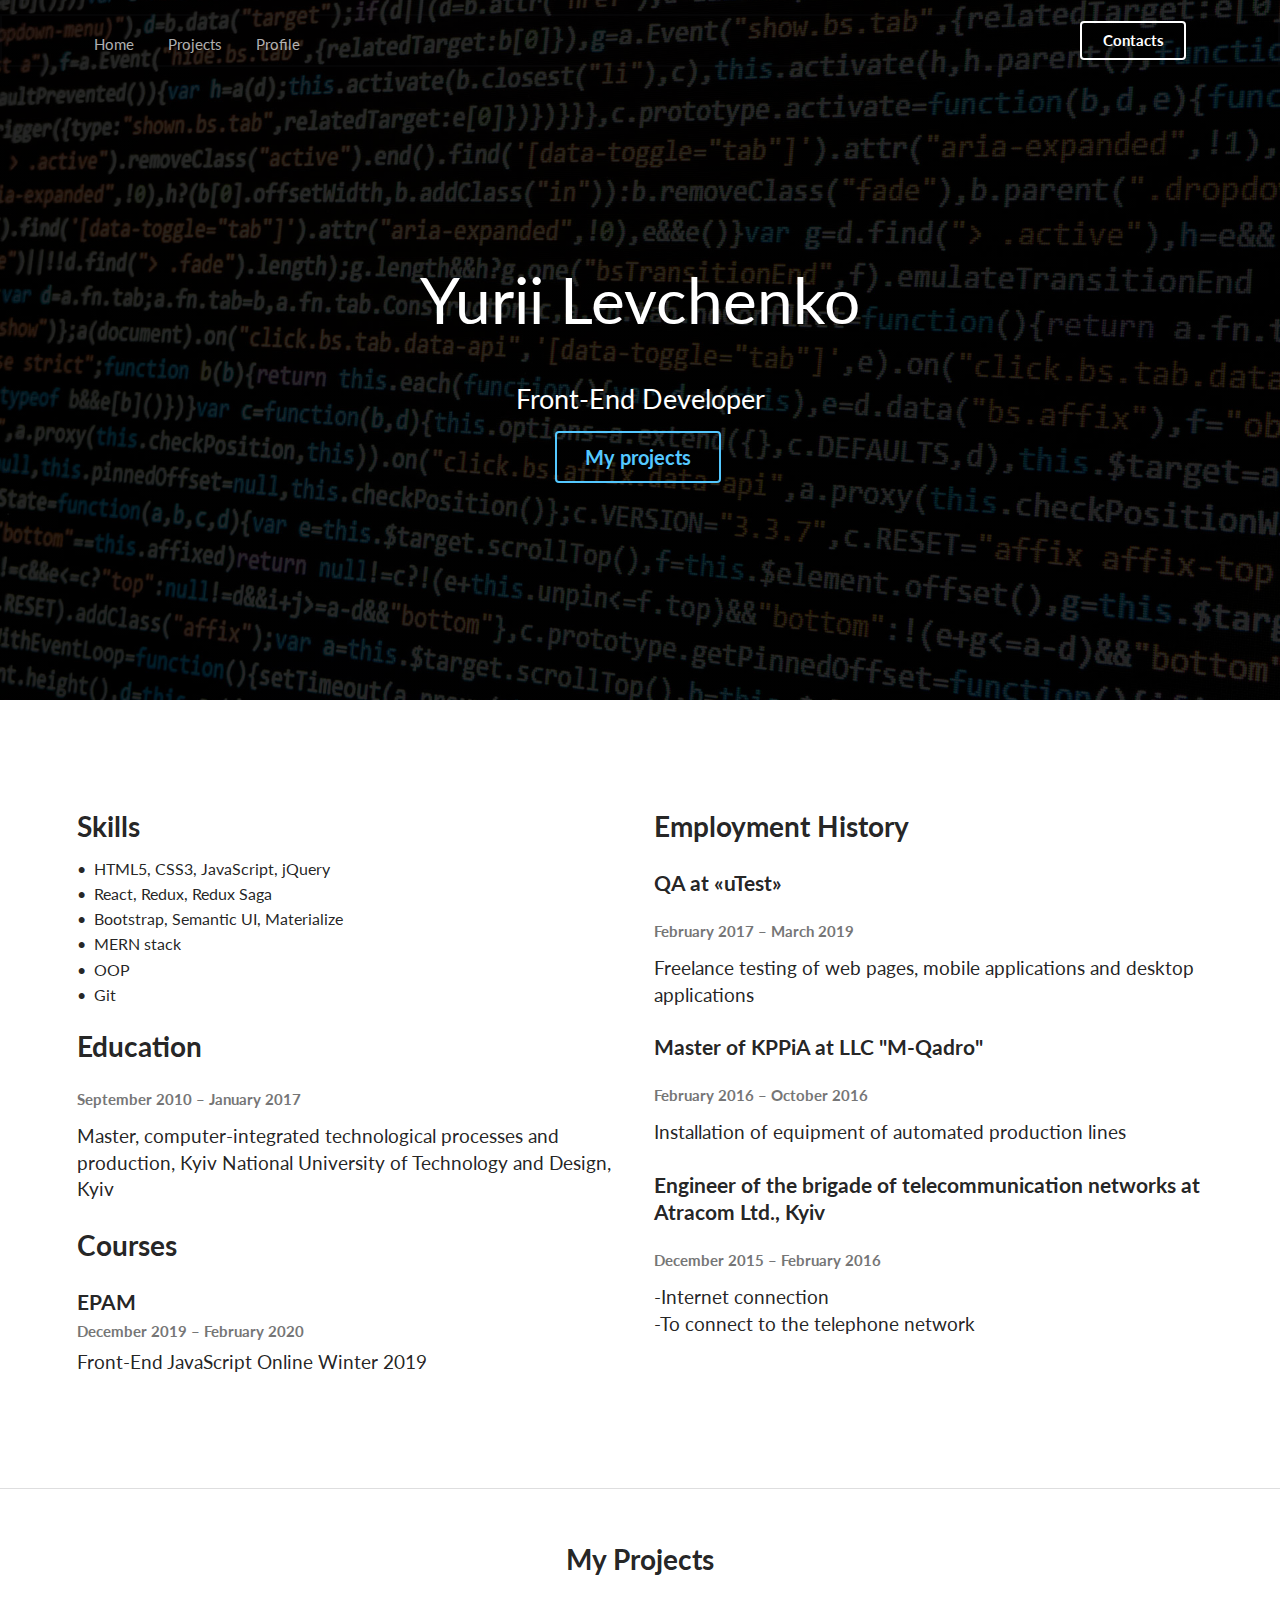
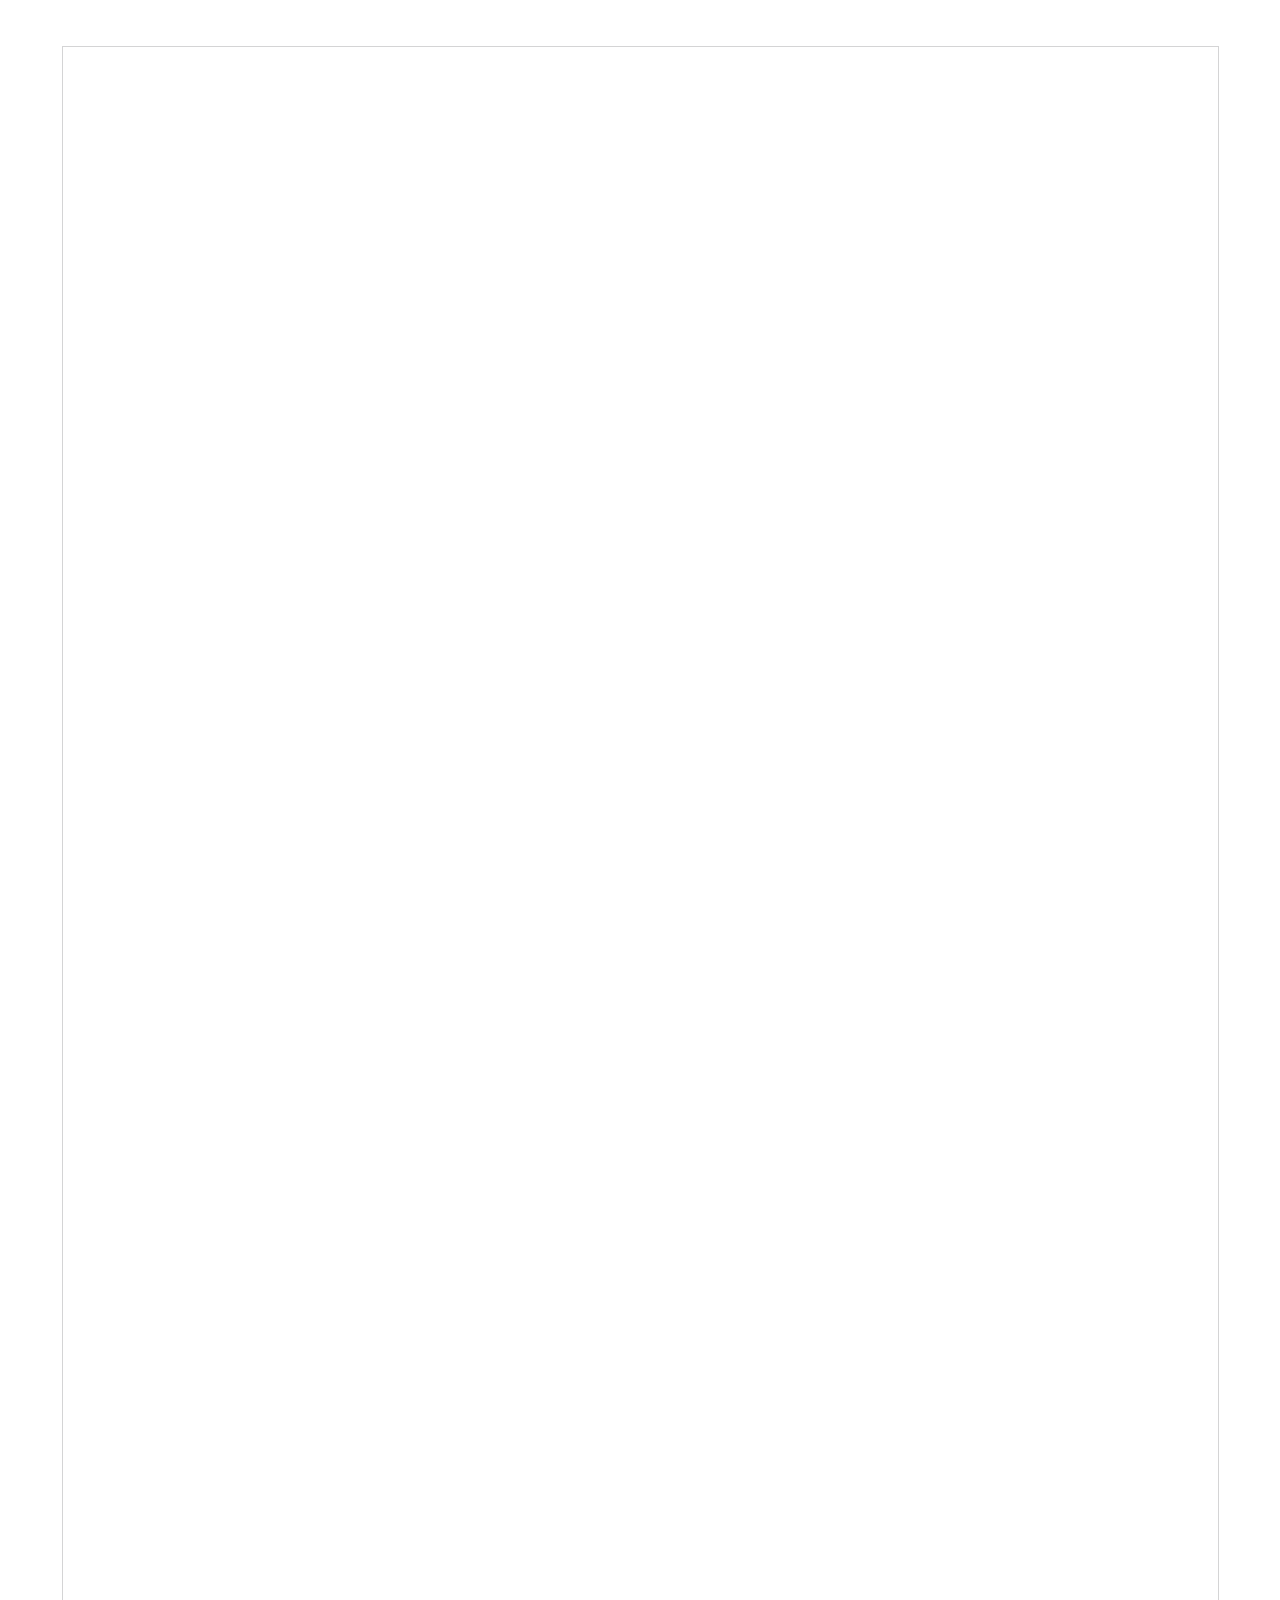
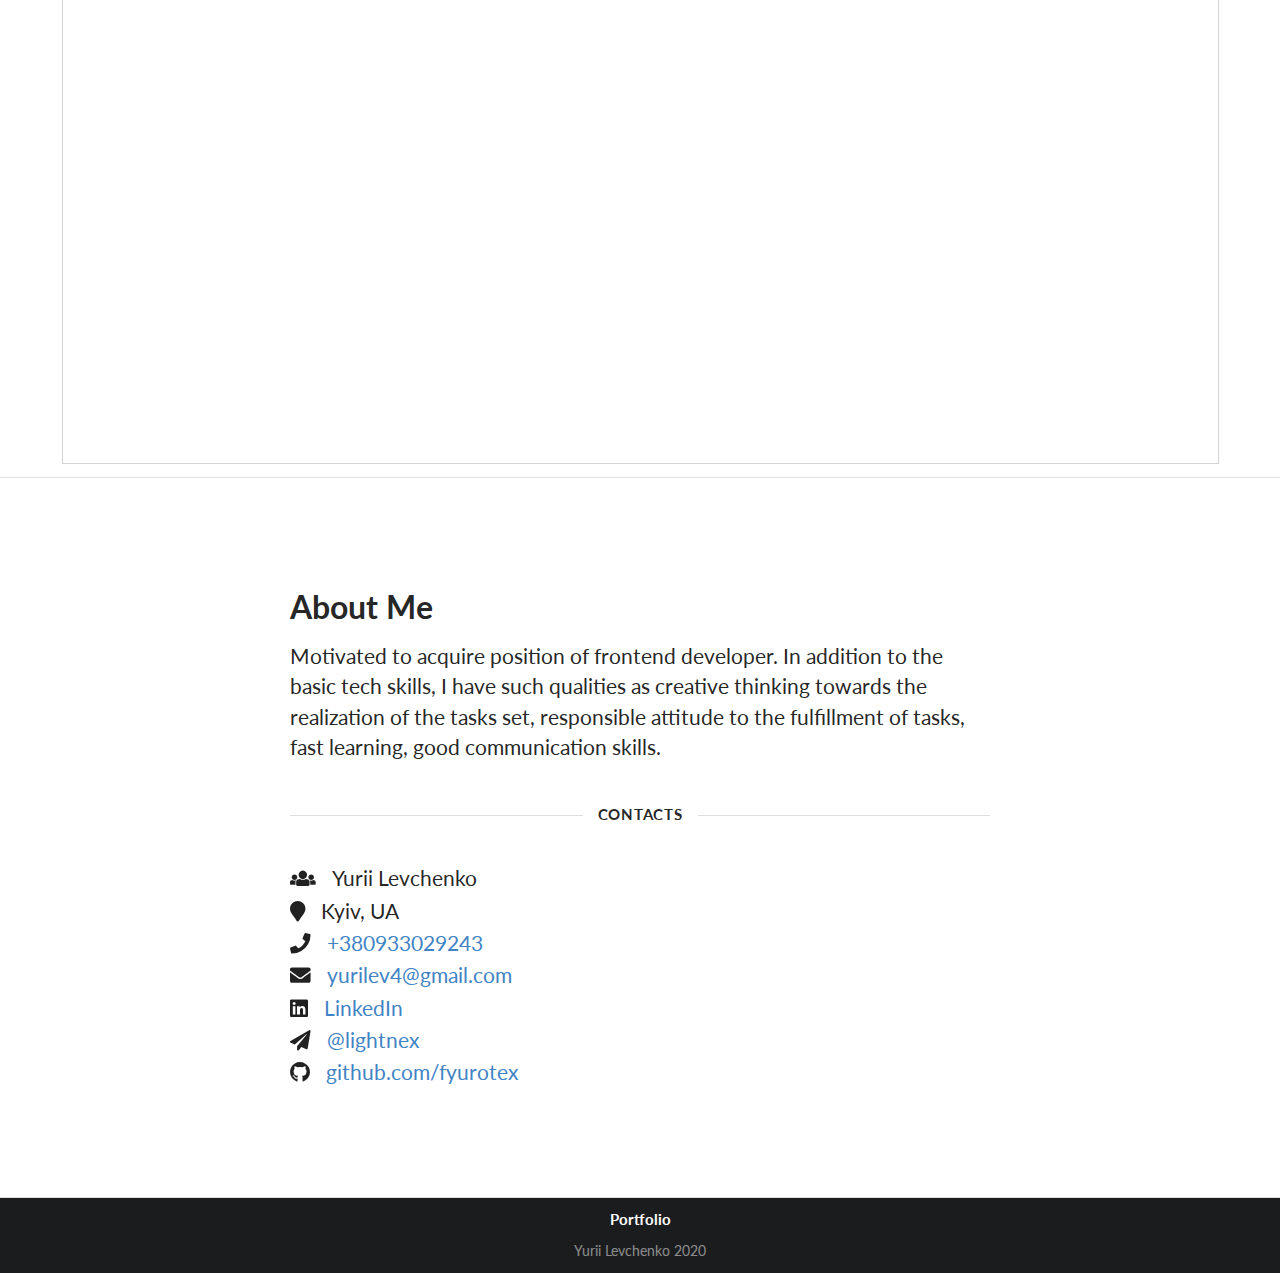
<file: index.html>
<!doctype html><html lang="en"><head><meta charset="utf-8"/><link rel="icon" href="l8ning.ico"/><meta name="viewport" content="width=device-width,initial-scale=1"/><title>Yurii Levchenko Front-End Developer</title><link rel="stylesheet" href="https://cdnjs.cloudflare.com/ajax/libs/animate.css/4.0.0/animate.min.css"/><link href="/static/css/2.ad58866c.chunk.css" rel="stylesheet"><link href="/static/css/main.dfb90c34.chunk.css" rel="stylesheet"></head><body><div id="root"></div><script>!function(e){function r(r){for(var n,l,p=r[0],f=r[1],i=r[2],c=0,s=[];c<p.length;c++)l=p[c],Object.prototype.hasOwnProperty.call(o,l)&&o[l]&&s.push(o[l][0]),o[l]=0;for(n in f)Object.prototype.hasOwnProperty.call(f,n)&&(e[n]=f[n]);for(a&&a(r);s.length;)s.shift()();return u.push.apply(u,i||[]),t()}function t(){for(var e,r=0;r<u.length;r++){for(var t=u[r],n=!0,p=1;p<t.length;p++){var f=t[p];0!==o[f]&&(n=!1)}n&&(u.splice(r--,1),e=l(l.s=t[0]))}return e}var n={},o={1:0},u=[];function l(r){if(n[r])return n[r].exports;var t=n[r]={i:r,l:!1,exports:{}};return e[r].call(t.exports,t,t.exports,l),t.l=!0,t.exports}l.m=e,l.c=n,l.d=function(e,r,t){l.o(e,r)||Object.defineProperty(e,r,{enumerable:!0,get:t})},l.r=function(e){"undefined"!=typeof Symbol&&Symbol.toStringTag&&Object.defineProperty(e,Symbol.toStringTag,{value:"Module"}),Object.defineProperty(e,"__esModule",{value:!0})},l.t=function(e,r){if(1&r&&(e=l(e)),8&r)return e;if(4&r&&"object"==typeof e&&e&&e.__esModule)return e;var t=Object.create(null);if(l.r(t),Object.defineProperty(t,"default",{enumerable:!0,value:e}),2&r&&"string"!=typeof e)for(var n in e)l.d(t,n,function(r){return e[r]}.bind(null,n));return t},l.n=function(e){var r=e&&e.__esModule?function(){return e.default}:function(){return e};return l.d(r,"a",r),r},l.o=function(e,r){return Object.prototype.hasOwnProperty.call(e,r)},l.p="/";var p=this["webpackJsonpmy-projects"]=this["webpackJsonpmy-projects"]||[],f=p.push.bind(p);p.push=r,p=p.slice();for(var i=0;i<p.length;i++)r(p[i]);var a=f;t()}([])</script><script src="/static/js/2.9c5b2800.chunk.js"></script><script src="/static/js/main.b7e3c033.chunk.js"></script></body></html>
</file>
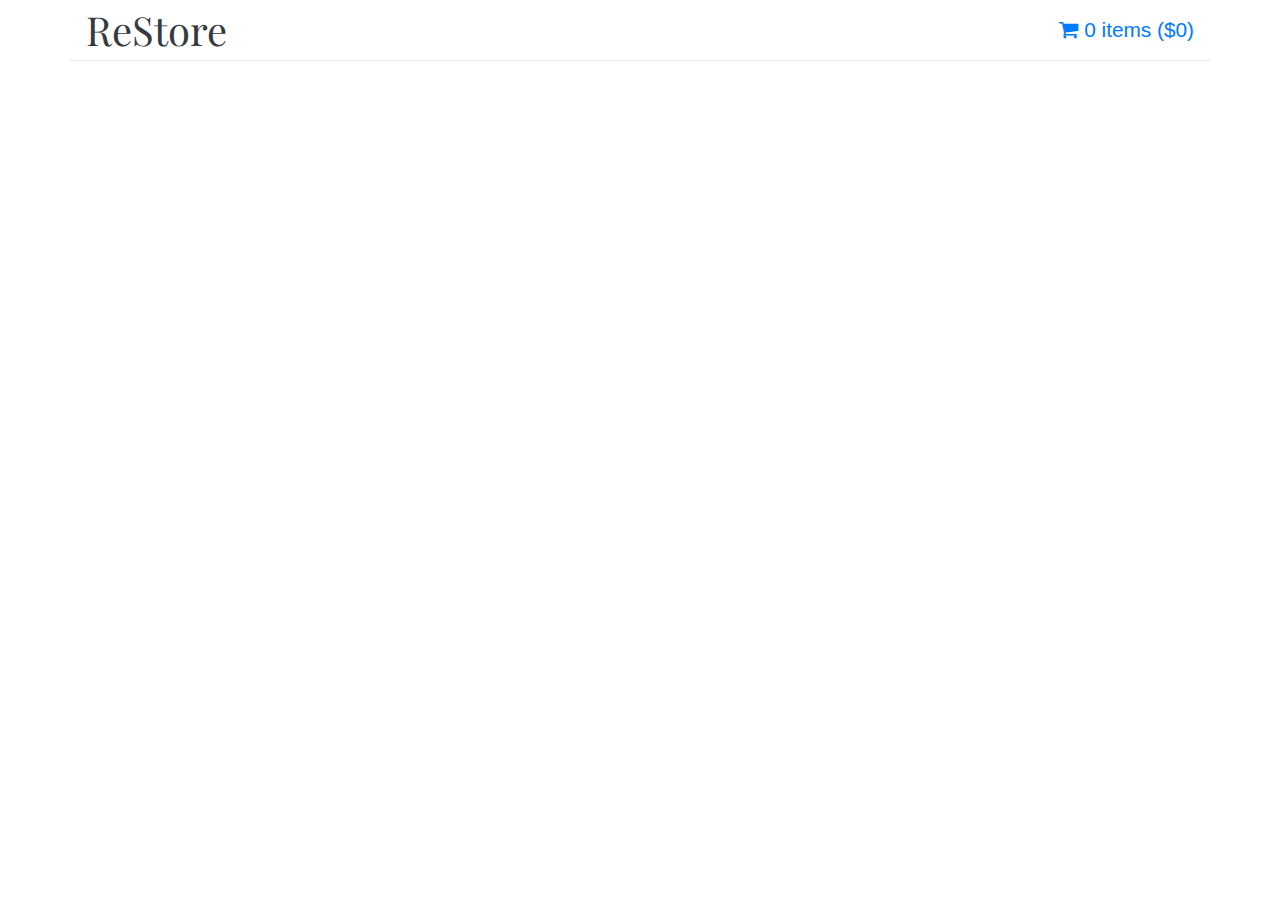
<file: bookstore/index.html>
<!doctype html><html lang="en"><head><meta charset="utf-8"/><meta name="viewport" content="width=device-width,initial-scale=1"/><link rel="shortcut icon" href="book.ico" type="image/x-icon"><meta name="description" content="Web site created using create-react-app"/><link rel="stylesheet" href="https://stackpath.bootstrapcdn.com/bootstrap/4.4.1/css/bootstrap.min.css"><link rel="stylesheet" href="https://stackpath.bootstrapcdn.com/font-awesome/4.7.0/css/font-awesome.min.css"><link href="https://fonts.googleapis.com/css?family=Playfair+Display:700&display=swap" rel="stylesheet"><title>Bookstore</title><link href="/bookstore/static/css/main.b5c0c4e8.chunk.css" rel="stylesheet"></head><body><div id="root"></div><script>!function(e){function r(r){for(var n,l,f=r[0],i=r[1],a=r[2],c=0,s=[];c<f.length;c++)l=f[c],Object.prototype.hasOwnProperty.call(o,l)&&o[l]&&s.push(o[l][0]),o[l]=0;for(n in i)Object.prototype.hasOwnProperty.call(i,n)&&(e[n]=i[n]);for(p&&p(r);s.length;)s.shift()();return u.push.apply(u,a||[]),t()}function t(){for(var e,r=0;r<u.length;r++){for(var t=u[r],n=!0,f=1;f<t.length;f++){var i=t[f];0!==o[i]&&(n=!1)}n&&(u.splice(r--,1),e=l(l.s=t[0]))}return e}var n={},o={1:0},u=[];function l(r){if(n[r])return n[r].exports;var t=n[r]={i:r,l:!1,exports:{}};return e[r].call(t.exports,t,t.exports,l),t.l=!0,t.exports}l.m=e,l.c=n,l.d=function(e,r,t){l.o(e,r)||Object.defineProperty(e,r,{enumerable:!0,get:t})},l.r=function(e){"undefined"!=typeof Symbol&&Symbol.toStringTag&&Object.defineProperty(e,Symbol.toStringTag,{value:"Module"}),Object.defineProperty(e,"__esModule",{value:!0})},l.t=function(e,r){if(1&r&&(e=l(e)),8&r)return e;if(4&r&&"object"==typeof e&&e&&e.__esModule)return e;var t=Object.create(null);if(l.r(t),Object.defineProperty(t,"default",{enumerable:!0,value:e}),2&r&&"string"!=typeof e)for(var n in e)l.d(t,n,function(r){return e[r]}.bind(null,n));return t},l.n=function(e){var r=e&&e.__esModule?function(){return e.default}:function(){return e};return l.d(r,"a",r),r},l.o=function(e,r){return Object.prototype.hasOwnProperty.call(e,r)},l.p="/bookstore/";var f=this["webpackJsonpre-store"]=this["webpackJsonpre-store"]||[],i=f.push.bind(f);f.push=r,f=f.slice();for(var a=0;a<f.length;a++)r(f[a]);var p=i;t()}([])</script><script src="/bookstore/static/js/2.10075397.chunk.js"></script><script src="/bookstore/static/js/main.63d81d5f.chunk.js"></script></body></html>
</file>
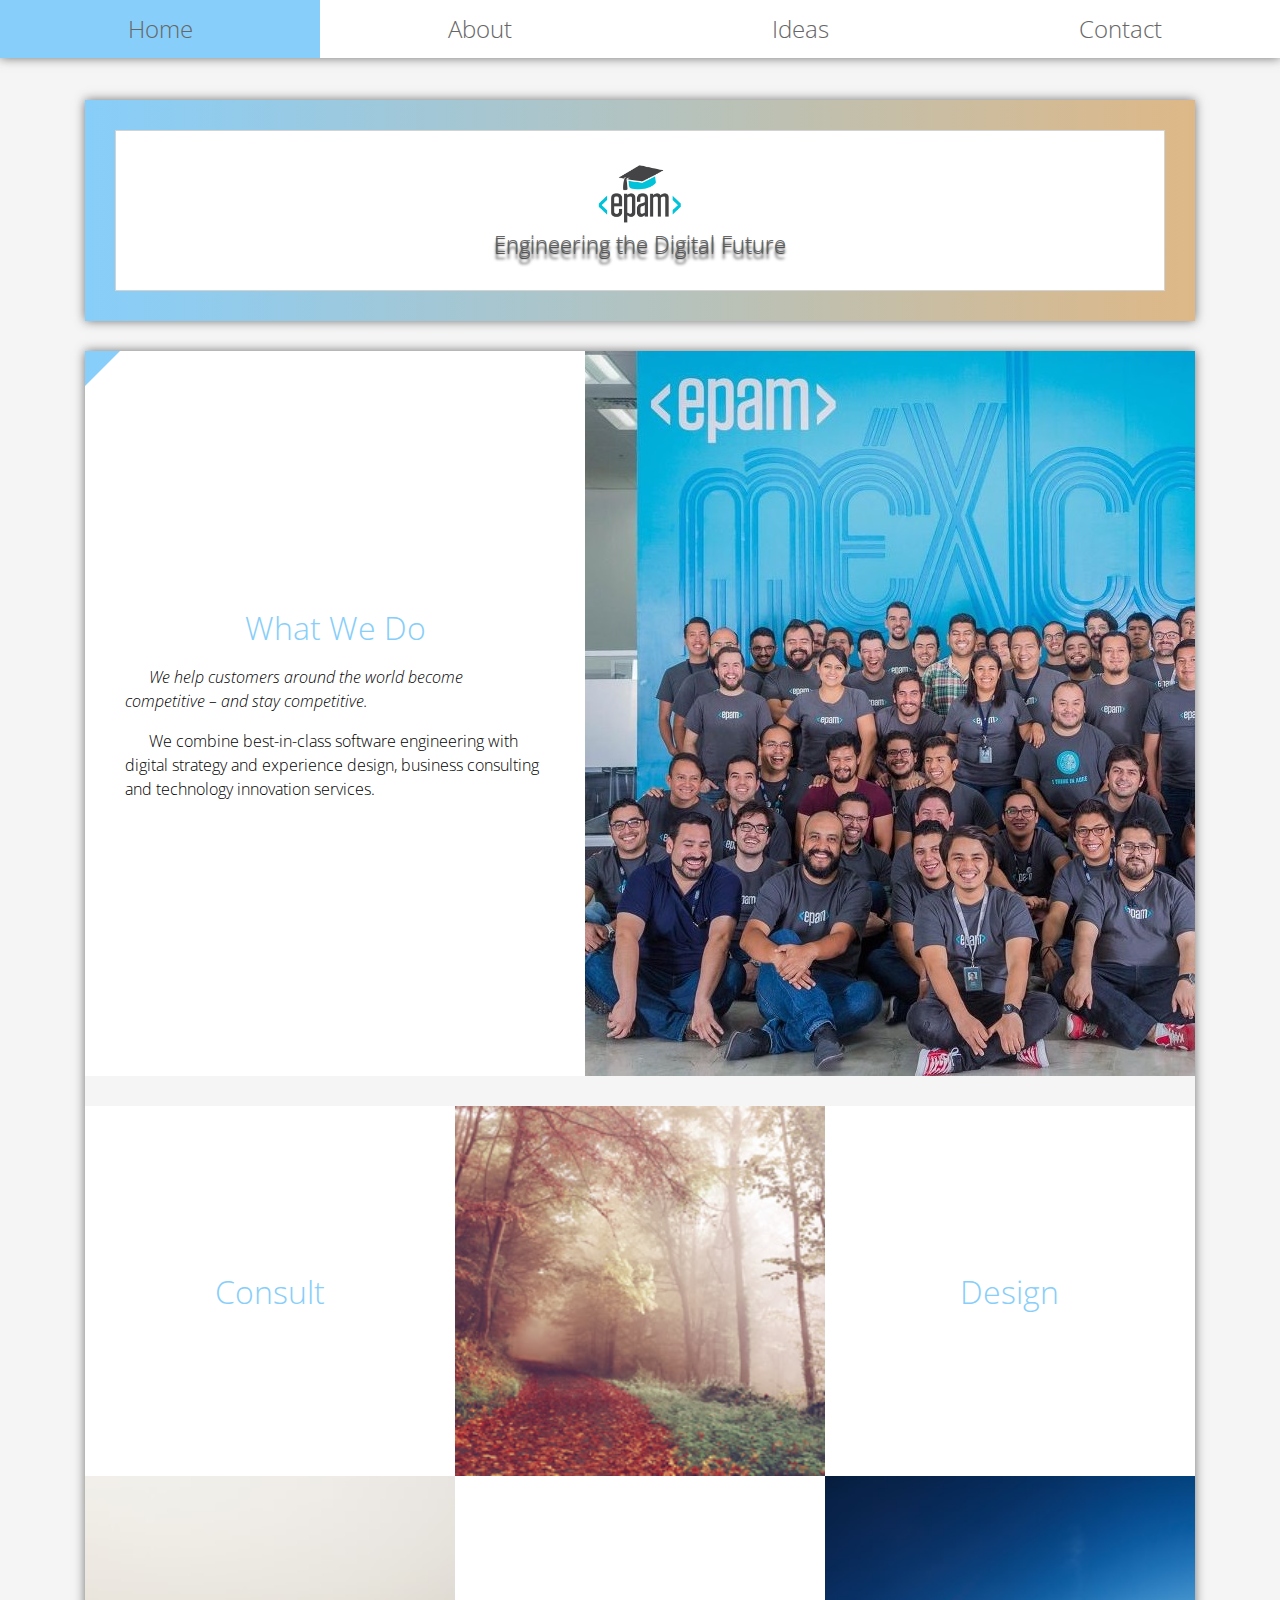
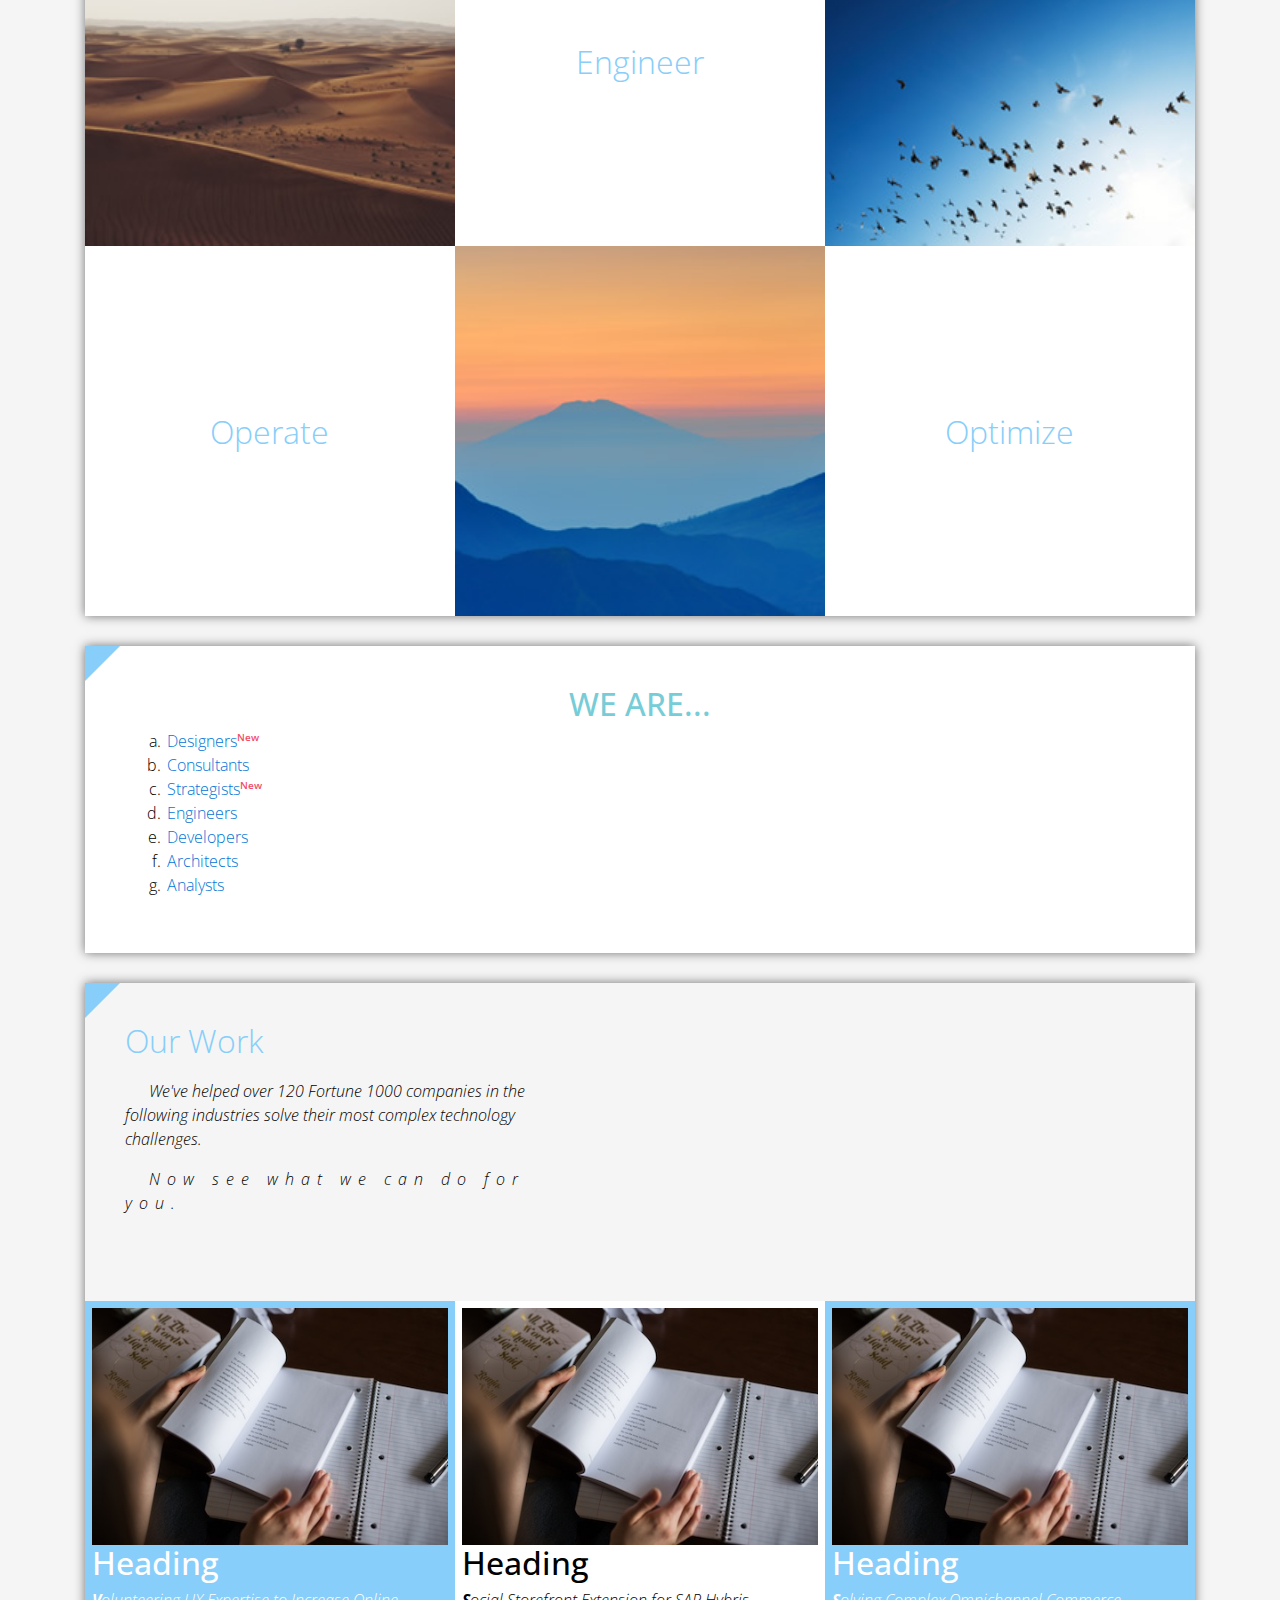
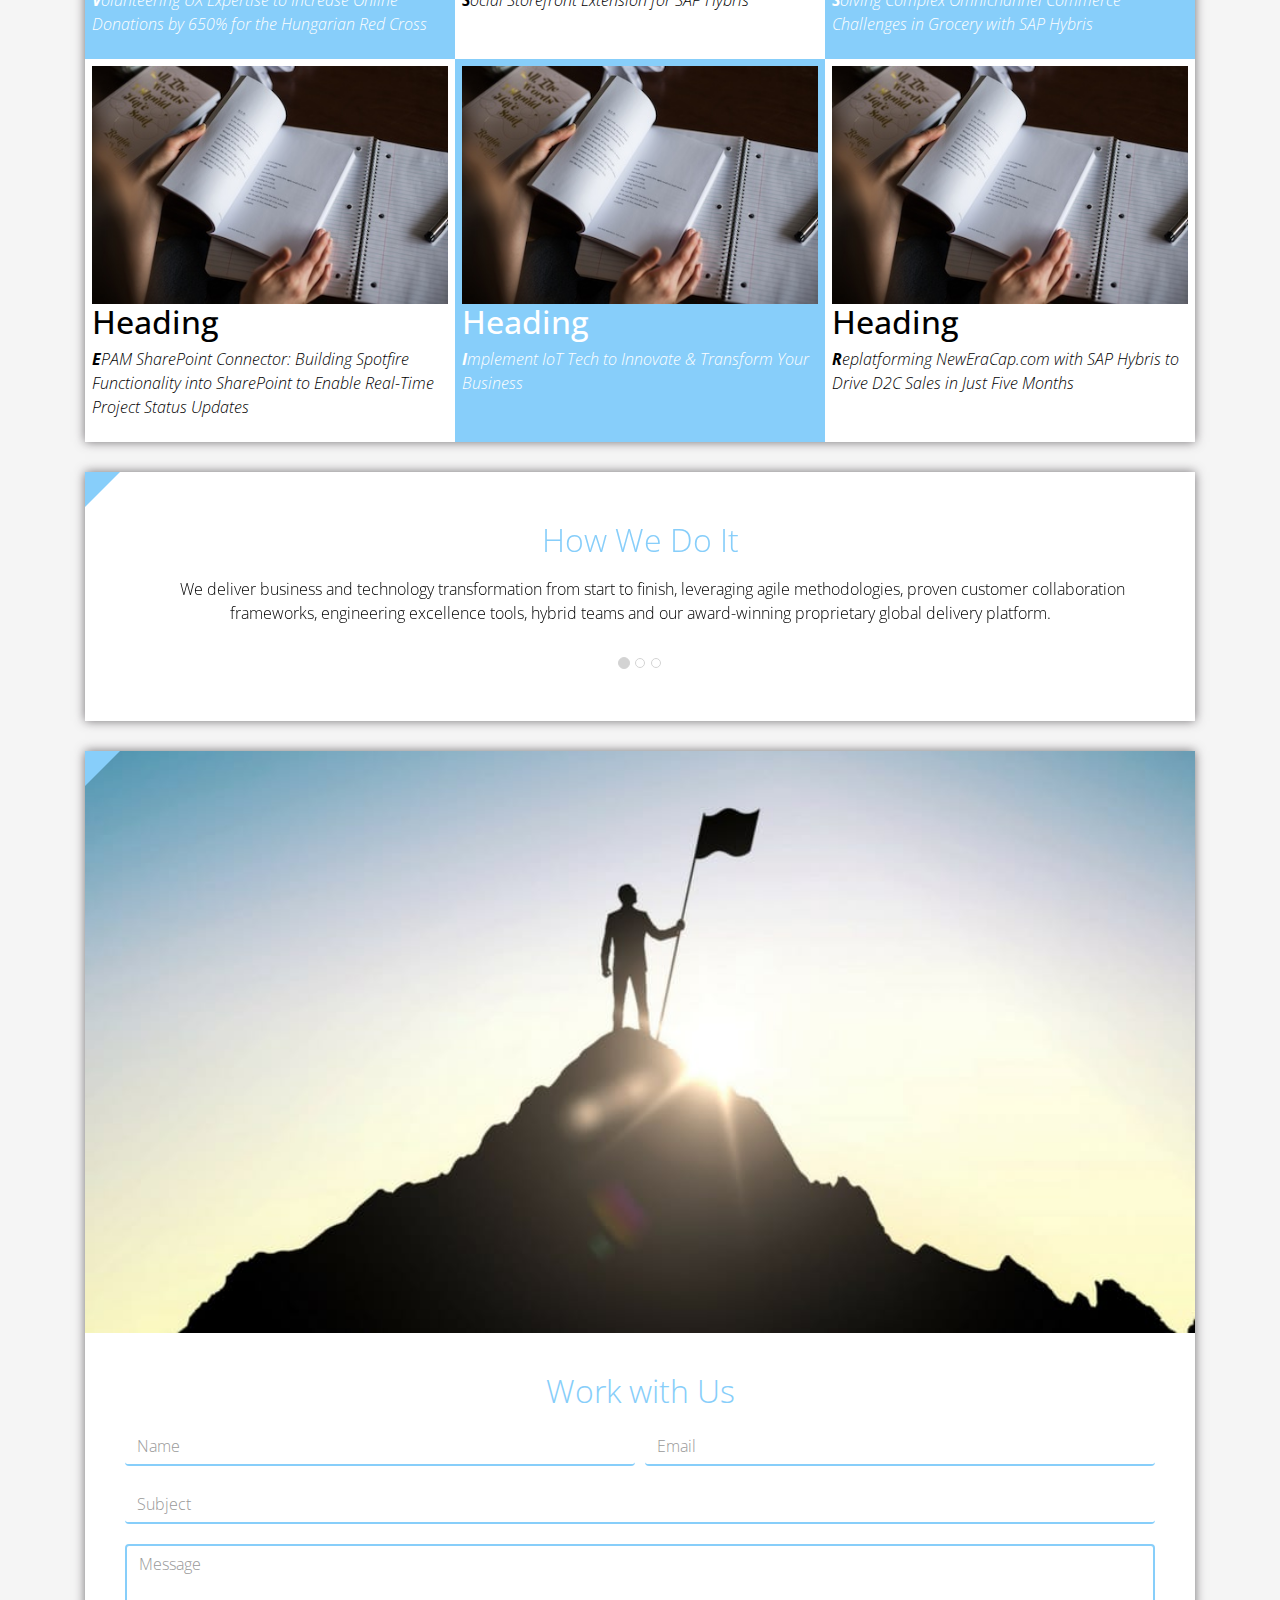
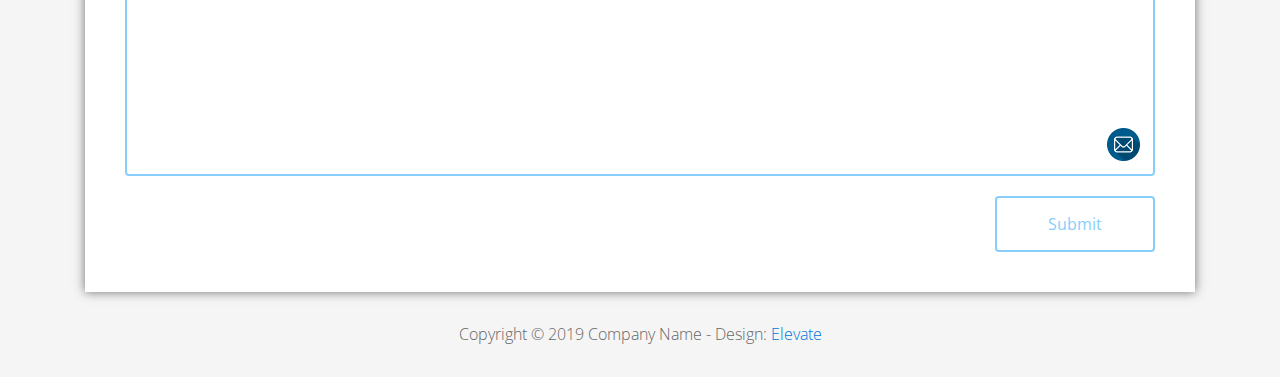
<file: epam-digit/index.html>
<!DOCTYPE html>
<html lang="en">
<head>
  <meta charset="utf-8">
  <meta http-equiv="X-UA-Compatible" content="IE=edge">
  <meta name="viewport" content="width=device-width, initial-scale=1">

  <title>CSS Basics HW</title>



  <!-- load stylesheets -->
  <link rel="stylesheet" href="http://fonts.googleapis.com/css?family=Open+Sans:300,400">
  <!-- Google web font "Open Sans" -->
  <link rel="stylesheet" href="css/bootstrap.min.css">
  <!-- Bootstrap style -->
  <link rel="stylesheet" href="css/general.css">
  <link rel="stylesheet" href="css/style.css">
  <!-- Templatemo style -->
</head>

<body>
<div class="container">

  <div class="tm-sidebar">
    <nav class="tm-main-nav">
      <ul>
        <li class="tm-nav-item"><a href="#home" class="tm-nav-item-link">Home</a></li>
        <li class="tm-nav-item"><a href="#about" class="tm-nav-item-link">About</a></li>
        <li class="tm-nav-item"><a href="#ideas" class="tm-nav-item-link">Ideas</a></li>
        <li class="tm-nav-item"><a href="#contact" class="tm-nav-item-link">Contact</a></li>
      </ul>
    </nav>
  </div>

  <div class="tm-main-content">

    <div id="home" class="tm-content-box tm-content-header margin-b-10">
      <div class="tm-banner">
        <div class="tm-banner-inner">
          <img src="img/epam_logo.png" width="100" alt="">
          <p class="tm-banner-text">Engineering the Digital Future</p>
        </div>
      </div>
    </div>

    <section>
      <div class="tm-content-box flex-2-col">

        <div class="padding-medium flex-item tm-team-description-container flex-item">
          <h2 class="tm-section-title">What We Do</h2>
          <p class="tm-section-description">We help customers around the world become competitive – and stay competitive.</p>
          <p class="tm-section-description"> We combine best-in-class software engineering with digital strategy and experience design, business consulting and technology innovation services.</p>
        </div>
        <div class="flex-item tm-team-img">
          <img src="img/epam-mexico.jpg" alt="epam-mexico">
        </div>

      </div>

      <div id="about" class="tm-content-box">

        <ul class="boxes gallery-container">
          <li class="box box-bg">
            <h2 class="tm-section-title tm-section-title-box tm-box-bg-title">Consult</h2>
          </li>
          <li class="box">
            <a href="img/idea-large-01.jpg">
              <img src="img/idea-01.jpg" alt="Image" class="img-fluid thumbnail box-img">
            </a>
          </li>
          <li class="box box-bg">
            <h2 class="tm-section-title tm-section-title-box tm-box-bg-title">Design</h2>
          </li>
          <li class="box">
            <a href="img/idea-large-02.jpg">
              <img src="img/idea-02.jpg" alt="Image" class="img-fluid thumbnail box-img">
            </a>
          </li>
          <li class="box box-bg">
            <h2 class="tm-section-title tm-section-title-box tm-box-bg-title">Engineer</h2>
          </li>
          <li class="box">
            <a href="img/idea-large-03.jpg">
              <img src="img/idea-03.jpg" alt="Image" class="img-fluid thumbnail box-img">
            </a>
          </li>
          <li class="box box-bg">
            <h2 class="tm-section-title tm-section-title-box tm-box-bg-title">Operate</h2>
          </li>
          <li class="box">
            <a href="img/idea-large-04.jpg">
              <img src="img/idea-04.jpg" alt="Image" class="img-fluid thumbnail box-img">
            </a>
          </li>
          <li class="box box-bg">
            <h2 class="tm-section-title tm-section-title-box tm-box-bg-title">Optimize</h2>
          </li>
        </ul>

      </div>

    </section>

    <!-- slider -->
    <section class="heading tm-content-box">
      <div class="padding-medium">
        <h2> WE ARE...</h2>
        <ol>
          <li><a href="index.html" class="text">Designers</a></li>
          <li><a href="index.html">Consultants</a></li>
          <li><a href="#" class="text">Strategists</a></li>
          <li><a href="#">Engineers</a></li>
          <li><a href="#">Developers</a></li>
          <li><a href="#">Architects</a></li>
          <li><a href="#">Analysts</a></li>
        </ol>
      </div>
    </section>

    <section class="blocks">
      <div class="padding-medium flex-item tm-team-description-container">
        <h2 class="tm-section-title">Our Work</h2>
        <p class="tm-section-description">We've helped over 120 Fortune 1000 companies in the following industries solve their most complex technology challenges. </p>
        <p class="tm-section-description"> Now see what we can do for you.</p>
      </div>
      <div class="tm-content-box flex-2-col">
      </div>
      <div  class="tm-content-box">
        <ul class="boxes gallery-container">
          <li class="box box-work">
            <img src="img/study.jpeg" alt="Image" class="img-fluid">
            <div>
              <h2>Heading</h2>
              <p>Volunteering UX Expertise to Increase Online Donations by 650% for the Hungarian Red Cross</p>
            </div>
          </li>
          <li class="box box-work">
            <img src="img/study.jpeg" alt="Image" class="img-fluid">
            <div>
              <h2>Heading</h2>
              <p>Social Storefront Extension for SAP Hybris</p>
            </div>
          </li>
          <li class="box box-work">
            <img src="img/study.jpeg" alt="Image" class="img-fluid">
            <div>
              <h2>Heading</h2>
              <p>Solving Complex Omnichannel Commerce Challenges in Grocery with SAP Hybris</p>
            </div>
          </li>
          <li class="box box-work">
            <img src="img/study.jpeg" alt="Image" class="img-fluid">
            <div>
              <h2>Heading</h2>
              <p>EPAM SharePoint Connector: Building Spotfire Functionality into SharePoint to Enable Real-Time Project Status Updates</p>
            </div>
          </li>
          <li class="box box-work">
            <img src="img/study.jpeg" alt="Image" class="img-fluid">
            <div>
              <h2>Heading</h2>
              <p>Implement IoT Tech to Innovate &amp; Transform Your Business</p>
            </div>
          </li>
          <li class="box box-work">
            <img src="img/study.jpeg" alt="Image" class="img-fluid">
            <div>
              <h2>Heading</h2>
              <p>Replatforming NewEraCap.com with SAP Hybris to Drive D2C Sales in Just Five Months</p>
            </div>
          </li>
        </ul>

      </div>
    </section>

    <section id="ideas">
      <div id="tmCarousel" class="carousel slide tm-content-box" data-ride="carousel">

        <ol class="carousel-indicators">
          <li data-target="#tmCarousel" data-slide-to="0" class="active"></li>
          <li data-target="#tmCarousel" data-slide-to="1" class=""></li>
          <li data-target="#tmCarousel" data-slide-to="2" class=""></li>
        </ol>

        <div class="carousel-inner" role="listbox">

          <div class="carousel-item active">
            <div class="carousel-content">
              <div class="flex-item">
                <h2 class="tm-section-title">How We Do It</h2>
                <p class="tm-section-description carousel-description">We deliver business and technology transformation from start to finish, leveraging agile methodologies, proven customer collaboration frameworks, engineering excellence tools, hybrid teams and our award-winning proprietary global delivery platform.</p>
              </div>
            </div>
          </div>

          <div class="carousel-item">
            <div class="carousel-content">
              <div class="flex-item">
                <h2 class="tm-section-title">Our Clients</h2>
                <p class="tm-section-description carousel-description">Lorem ipsum dolor sit amet,
                  consectetur adipiscing elit. Quisque vel nisi pharetra nibh varius pharetra ac
                  sagittis nisi. Etiam pharetra vestibulum hendrerit. Pellentesque interdum metus
                  sed massa rutrum.</p>
              </div>
            </div>
          </div>

          <div class="carousel-item">
            <div class="carousel-content">
              <div class="flex-item">
                <h2 class="tm-section-title">Our Projects</h2>
                <p class="tm-section-description carousel-description">Donec ex libero, fringilla
                  vitae purus sit amet, rhoncus pharetra lorem. Pellentesque id sem id lacus
                  ultricies vehicula. Aliquam rutrum mi non. Pellentesque interdum metus sed massa
                  rutrum.</p>
              </div>
            </div>
          </div>

        </div>

      </div>
    </section>

    <section class="tm-content-box">
      <img src="img/contact-us.jpg" alt="Contact image" class="img-fluid img-contact-us">

      <div id="contact" class="padding-medium">
        <h2 class="tm-section-title">Work with Us</h2>
        <form action="#contact" method="get" class="contact-form">

          <div class="form-group col-xs-12 col-sm-12 col-md-6 col-lg-6 form-group-2-col-left">
            <input type="text" id="contact_name" name="contact_name" class="form-control"
                   placeholder="Name" required/>
          </div>
          <div class="form-group col-xs-12 col-sm-12 col-md-6 col-lg-6 form-group-2-col-right mandatory-field">
            <input type="email" id="contact_email" name="contact_email" class="form-control"
                   placeholder="Email" required/>
          </div>
          <div class="form-group">
            <input type="text" id="contact_subject" name="contact_subject" class="form-control"
                   placeholder="Subject" required/>
          </div>
          <div class="form-group">
            <textarea id="contact_message" name="contact_message" class="form-control" rows="9"
                      placeholder="Message" required></textarea>
          </div>

          <button type="submit" class="btn btn-primary submit-btn">Submit</button>

        </form>
      </div>
    </section>

    <footer class="tm-footer">
      <p class="text-xs-center">Copyright &copy; 2019 Company Name

        - Design: <a rel="nofollow" href="http://www.templatemo.com/tm-481-elevate"
                     target="_parent">Elevate</a></p>
    </footer>

  </div>

</div>

</body>
</html>
</file>
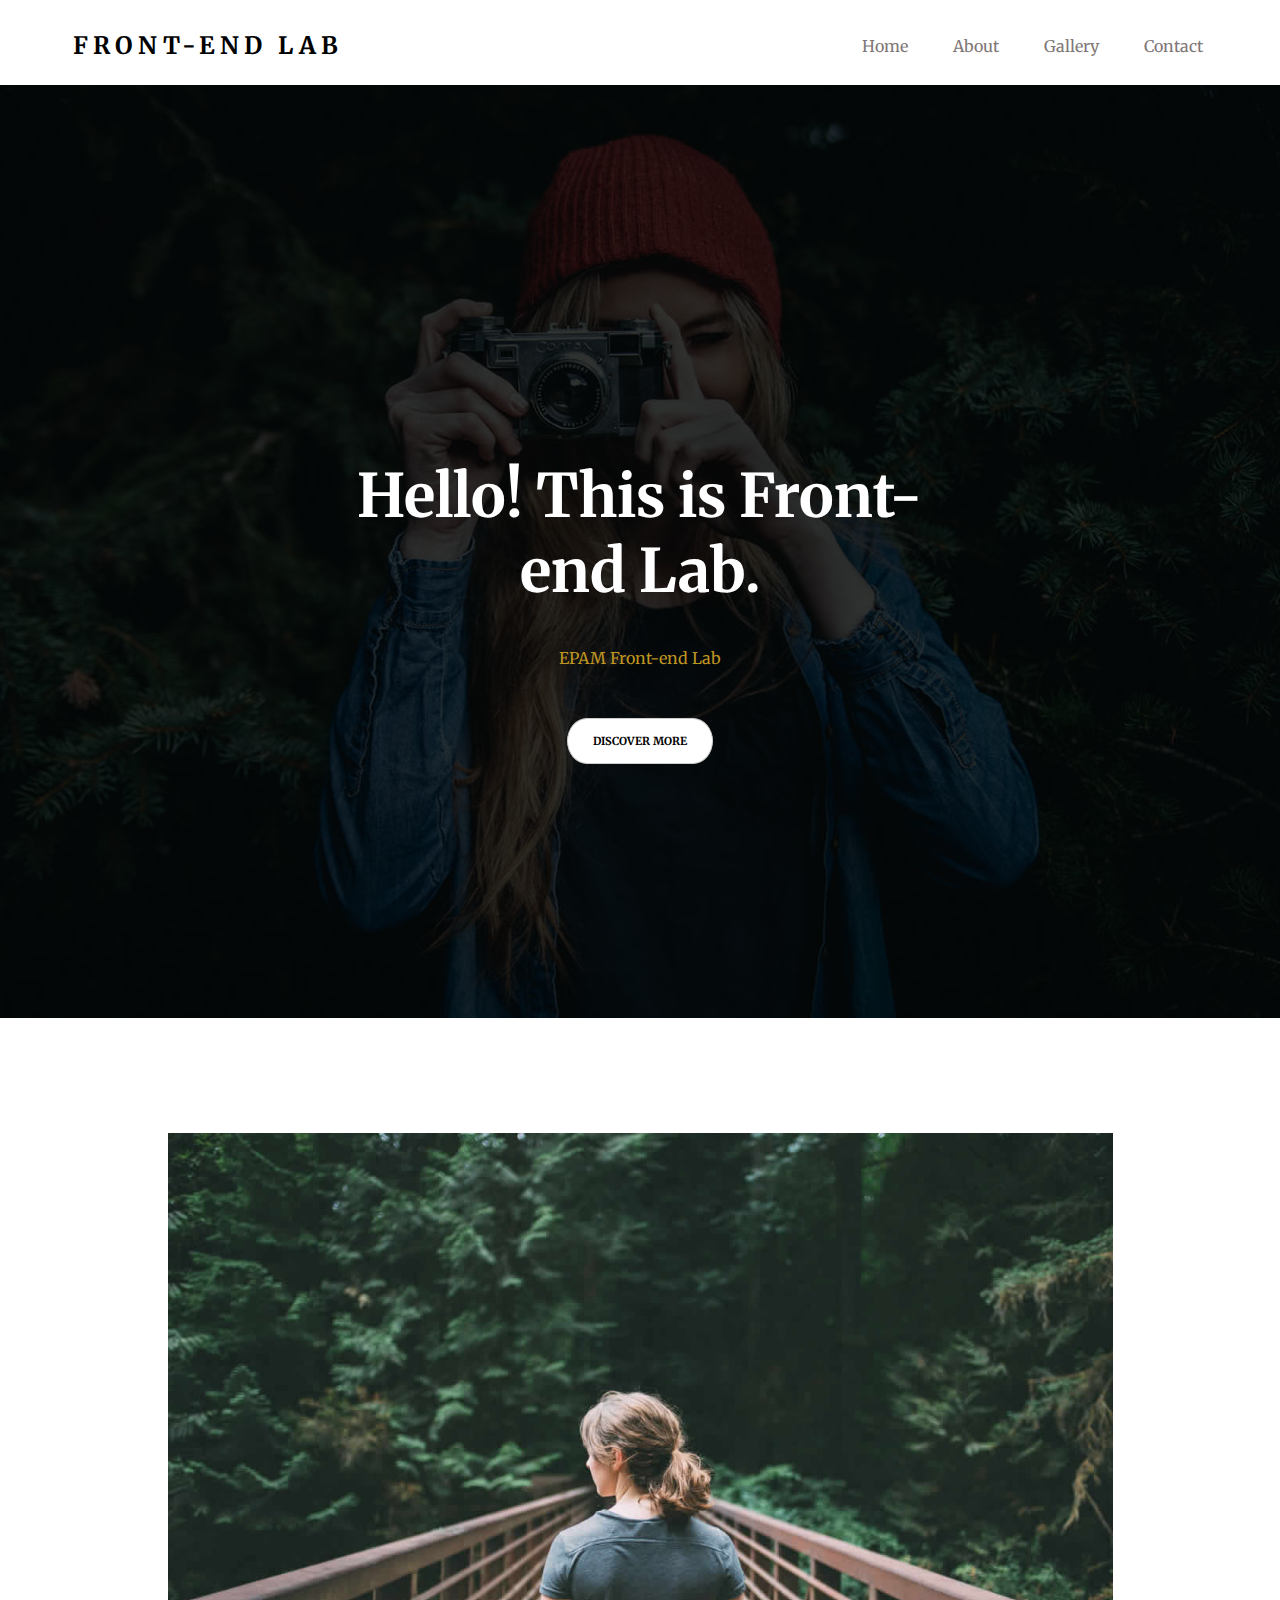
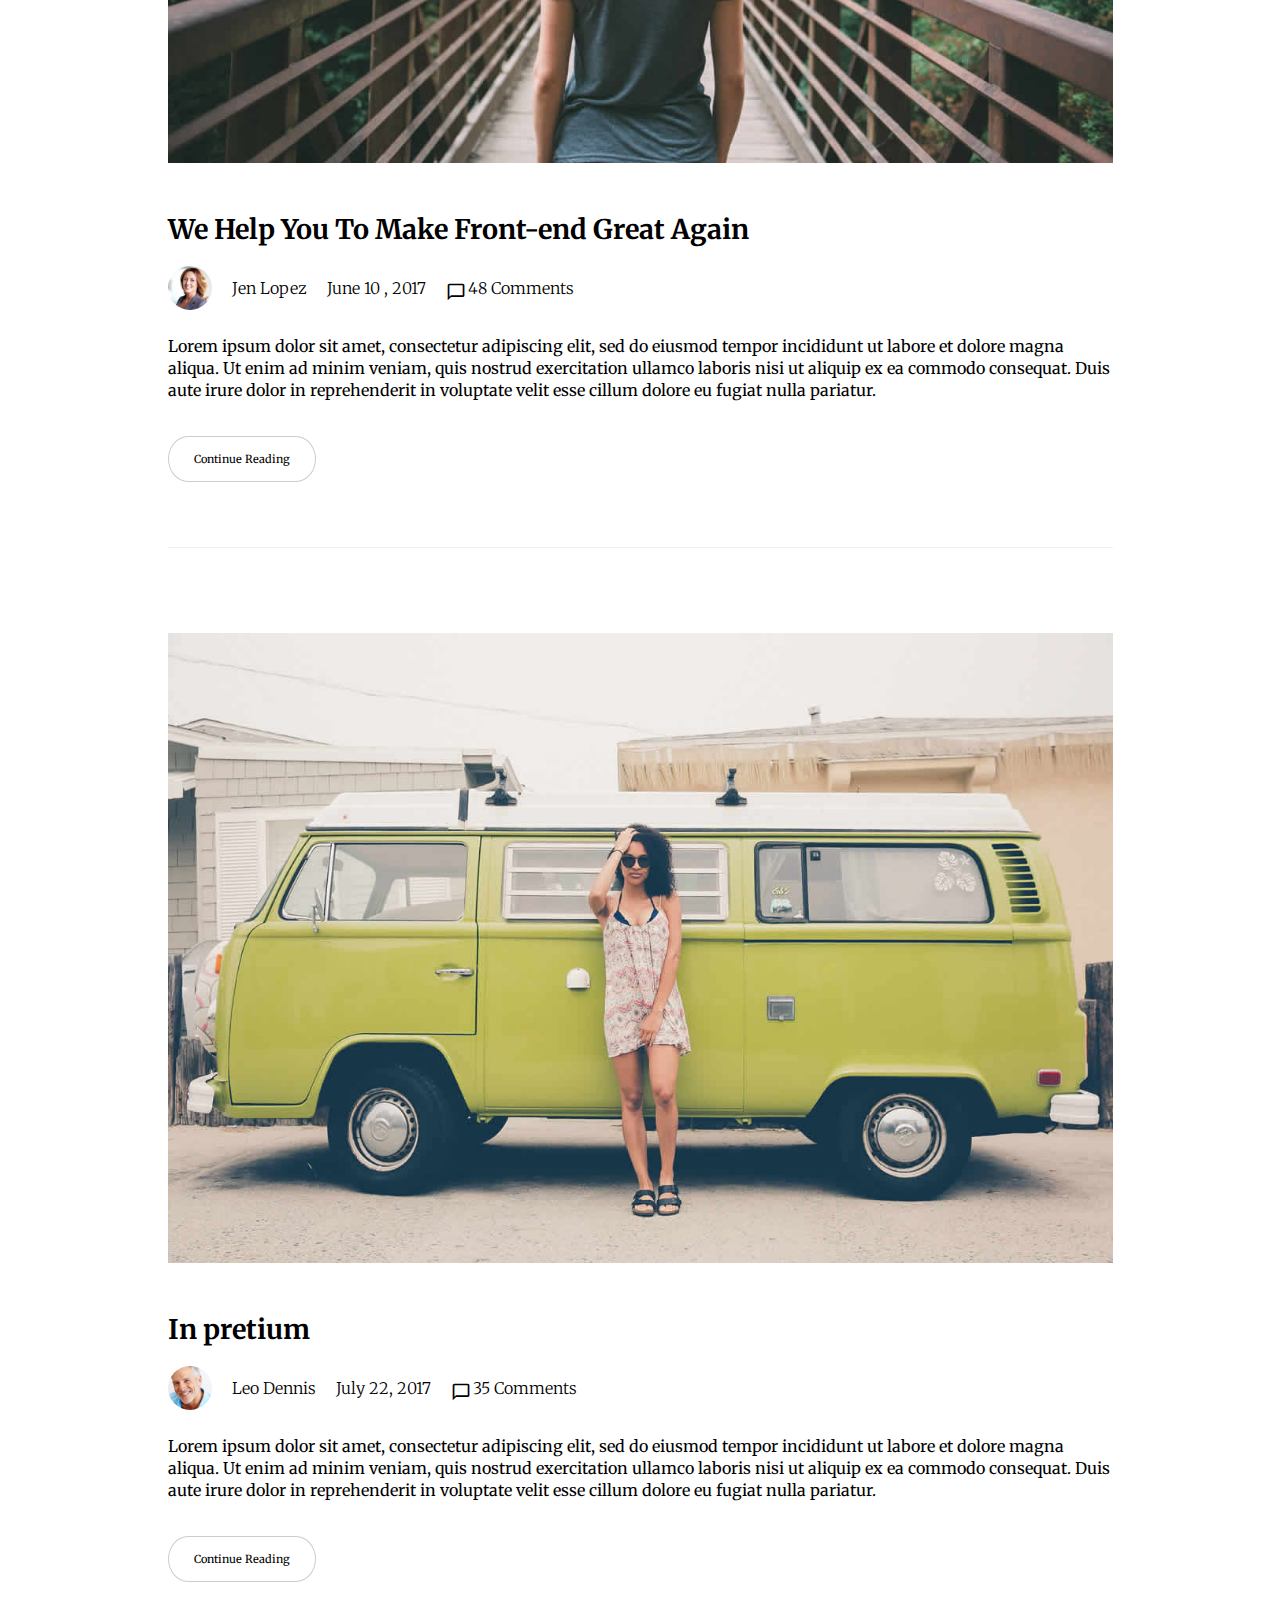
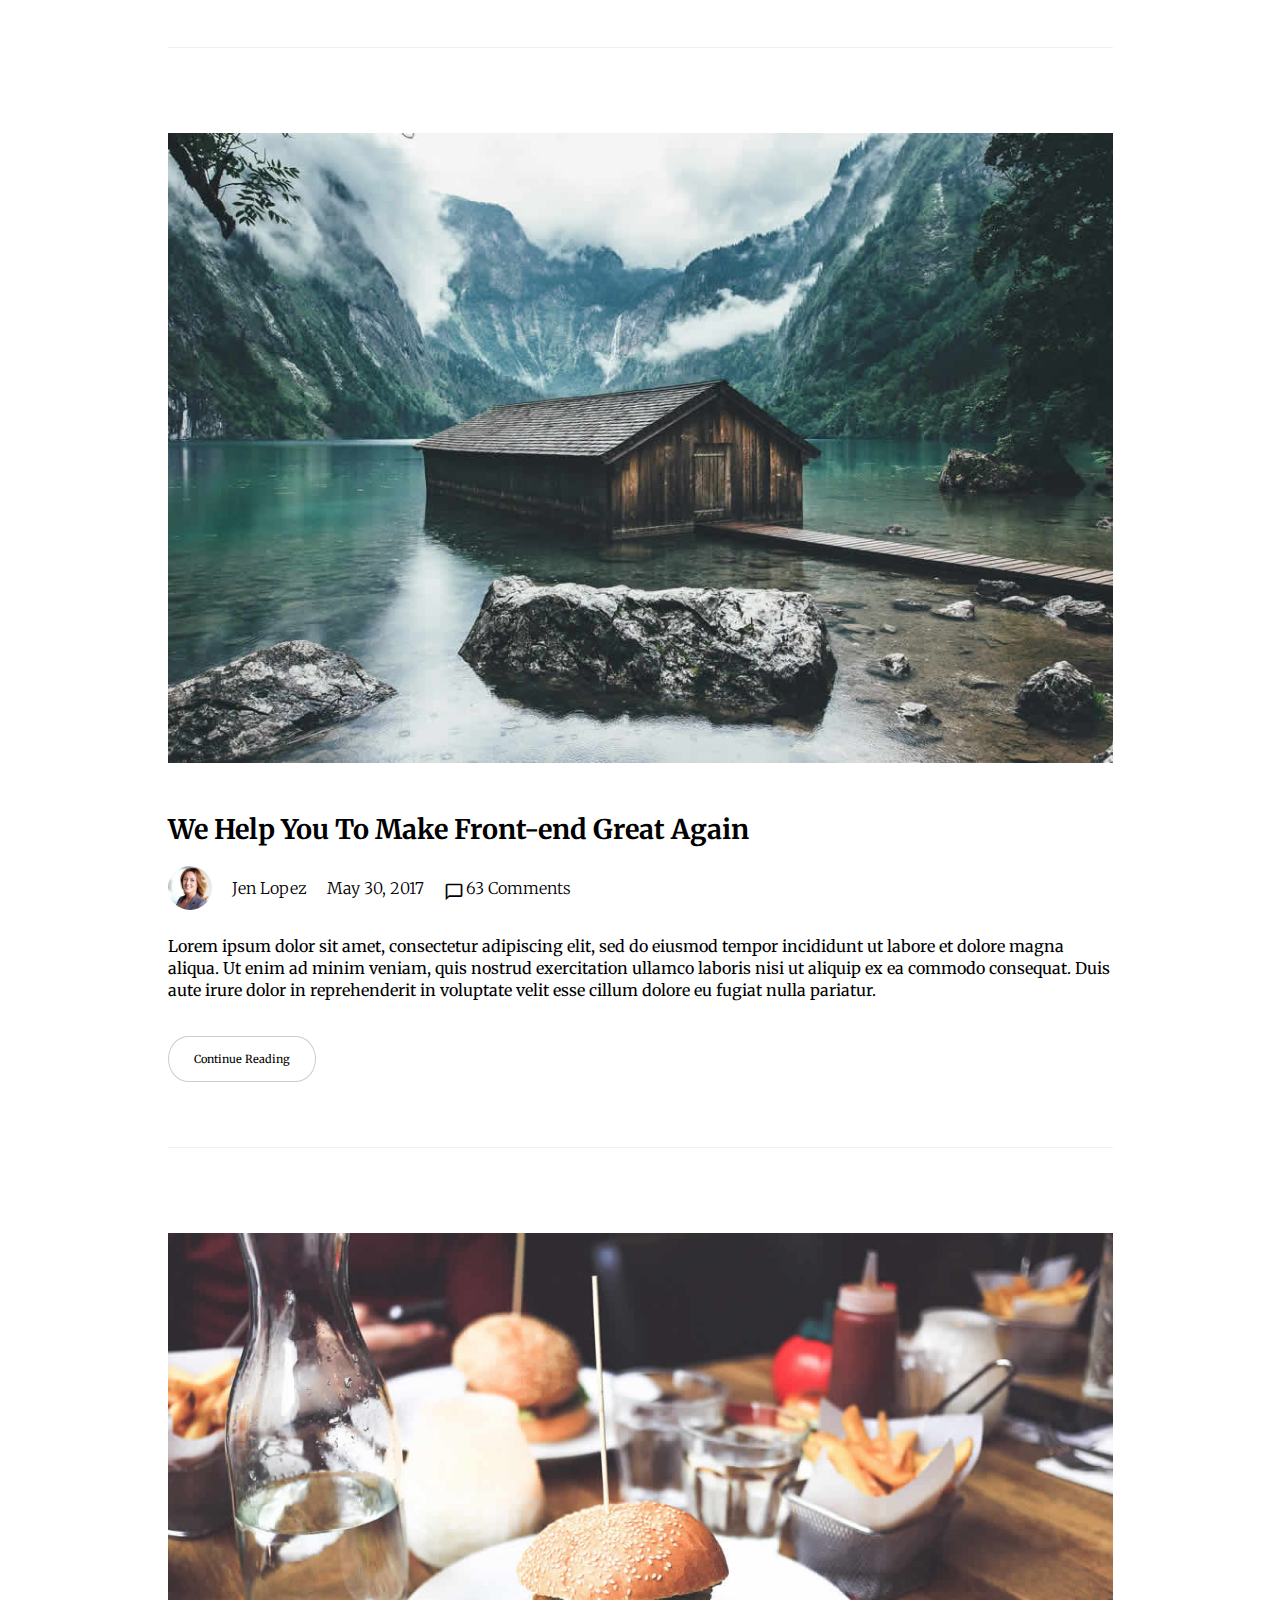
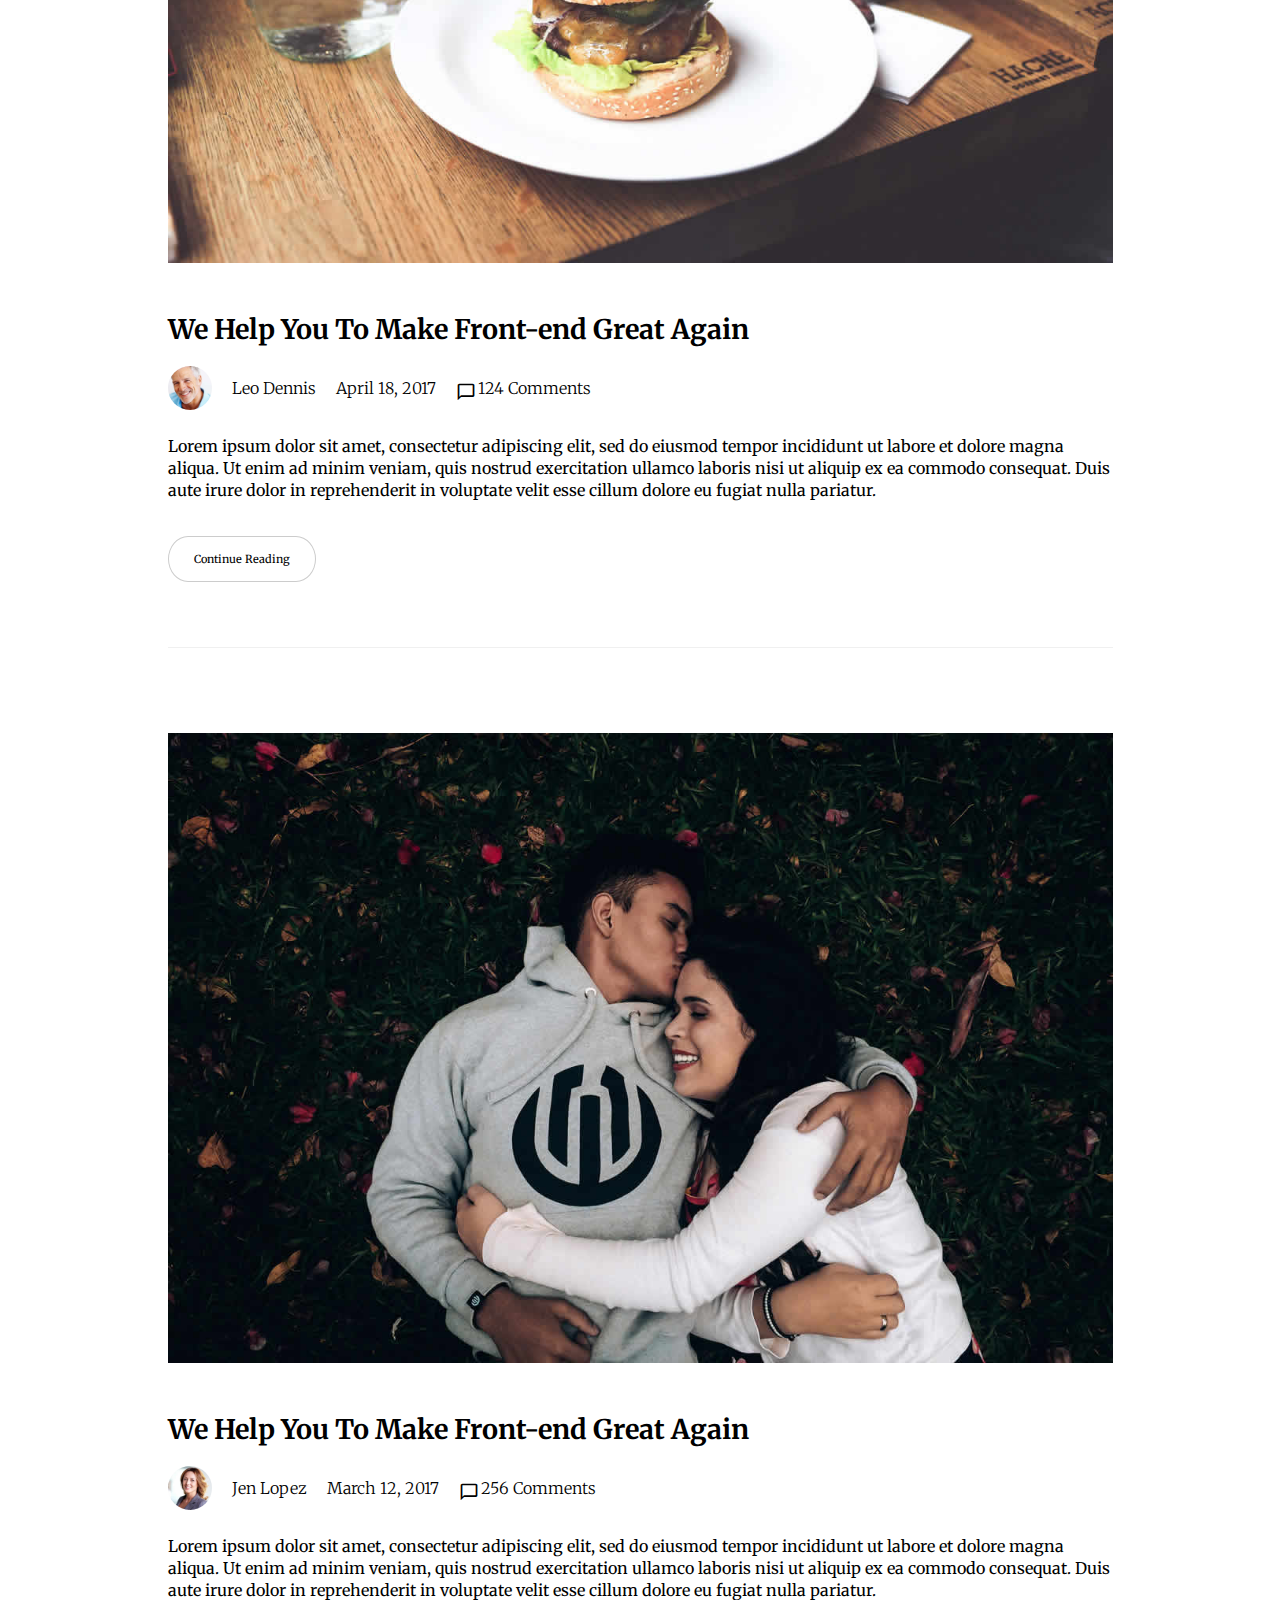
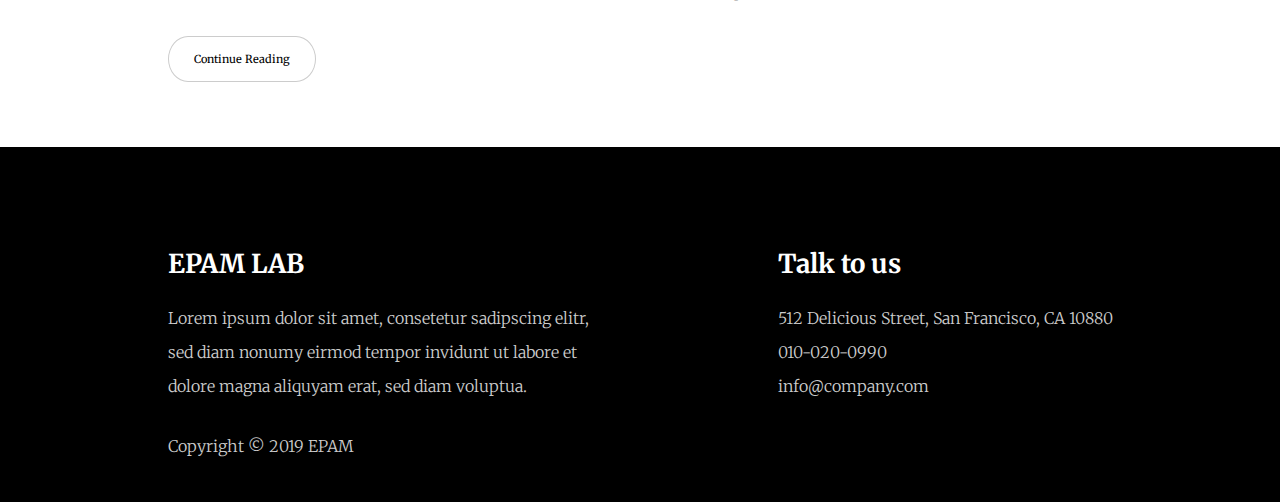
<file: epam-lab/index.html>
<!DOCTYPE html>
<html lang="zxx">

<head>
    <meta charset="UTF-8">
    <meta name="viewport" content="width=device-width, initial-scale=1.0">
    <meta http-equiv="X-UA-Compatible" content="ie=edge">
    <title>Document</title>
    <link href="https://fonts.googleapis.com/css?family=Merriweather:300,400,700,900&display=swap" rel="stylesheet">
    <link rel="stylesheet" type="text/css" href="css/style.css">
    <link href="https://fonts.googleapis.com/icon?family=Material+Icons" rel="stylesheet">

<body>
    <nav class="nav">
        <div class="nav__container">
            <div class="nav__title">Front-end Lab</div>
            <div class="nav__links">
                <ol>
                    <li><a href="#" class="nav__links-link">Home</a></li>
                    <li><a href="#" class="nav__links-link">About</a></li>
                    <li><a href="#" class="nav__links-link">Gallery</a></li>
                    <li><a href="#" class="nav__links-link">Contact</a></li>
                </ol>
            </div>
        </div>
    </nav>
    <header class="header">
        <div class="header__box">
            <div class="header__title">Hello! This is Front-end Lab.</div>
            <div class="header__subtitle">EPAM Front-end Lab</div>
            <button class="header__button btn">Discover More</button>
        </div>
    </header>
    <div class="feed container">
        <div class="post">
            <img src="./img/blog-image1.jpg" alt="">


            <div class="post__title">We Help You To Make Front-end Great Again</div>
            <div class="post__info">
                <img src="./img/author-image1.jpg" alt="">
                <div class="post__info-author info__decoration">
                    Jen Lopez
                </div>
                <div class="post__info-data info__decoration">June 10 , 2017</div>
                <i class="material-icons info__decoration">chat_bubble_outline</i>
                <div class="post__info-comments"> 48 Comments</div>
            </div>
            <div class="post__text">
                Lorem ipsum dolor sit amet, consectetur adipiscing elit, sed do eiusmod tempor incididunt ut labore et
                dolore magna aliqua. Ut enim ad minim veniam, quis nostrud exercitation ullamco laboris nisi ut aliquip
                ex ea commodo consequat. Duis aute irure dolor in reprehenderit in voluptate velit esse cillum dolore eu
                fugiat nulla pariatur.
            </div>
            <button class="post__read-more btn">Continue Reading</button>
        </div>
        <div class="post">
            <img src="./img/blog-image2.jpg" alt="">


            <div class="post__title">In pretium</div>
            <div class="post__info">
                <img src="./img/author-image2.jpg" alt="">
                <div class="post__info-author info__decoration">
                    Leo Dennis
                </div>
                <div class="post__info-data info__decoration">July 22, 2017</div>
                <i class="material-icons info__decoration">chat_bubble_outline</i>
                <div class="post__info-comments"> 35 Comments</div>
            </div>
            <div class="post__text">
                Lorem ipsum dolor sit amet, consectetur adipiscing elit, sed do eiusmod tempor incididunt ut labore et
                dolore magna aliqua. Ut enim ad minim veniam, quis nostrud exercitation ullamco laboris nisi ut aliquip
                ex ea commodo consequat. Duis aute irure dolor in reprehenderit in voluptate velit esse cillum dolore eu
                fugiat nulla pariatur.
            </div>
            <button class="post__read-more btn">Continue Reading</button>
        </div>
        <div class="post">
            <img src="./img/blog-image3.jpg" alt="">


            <div class="post__title">We Help You To Make Front-end Great Again</div>
            <div class="post__info">
                <img src="./img/author-image1.jpg" alt="">
                <div class="post__info-author info__decoration">
                    Jen Lopez
                </div>
                <div class="post__info-data info__decoration">May 30, 2017</div>
                <i class="material-icons info__decoration">chat_bubble_outline</i>
                <div class="post__info-comments"> 63 Comments</div>
            </div>
            <div class="post__text">
                Lorem ipsum dolor sit amet, consectetur adipiscing elit, sed do eiusmod tempor incididunt ut labore et
                dolore magna aliqua. Ut enim ad minim veniam, quis nostrud exercitation ullamco laboris nisi ut aliquip
                ex ea commodo consequat. Duis aute irure dolor in reprehenderit in voluptate velit esse cillum dolore eu
                fugiat nulla pariatur.
            </div>
            <button class="post__read-more btn">Continue Reading</button>
        </div>
        <div class="post">
            <img src="./img/blog-image4.jpg" alt="">


            <div class="post__title">We Help You To Make Front-end Great Again</div>
            <div class="post__info">
                <img src="./img/author-image2.jpg" alt="">
                <div class="post__info-author info__decoration">
                    Leo Dennis
                </div>
                <div class="post__info-data info__decoration">April 18, 2017</div>
                <i class="material-icons info__decoration">chat_bubble_outline</i>
                <div class="post__info-comments"> 124 Comments</div>
            </div>
            <div class="post__text">
                Lorem ipsum dolor sit amet, consectetur adipiscing elit, sed do eiusmod tempor incididunt ut labore et
                dolore magna aliqua. Ut enim ad minim veniam, quis nostrud exercitation ullamco laboris nisi ut aliquip
                ex ea commodo consequat. Duis aute irure dolor in reprehenderit in voluptate velit esse cillum dolore eu
                fugiat nulla pariatur.
            </div>
            <button class="post__read-more btn">Continue Reading</button>
        </div>
        <div class="post">
            <img src="./img/blog-image5.jpg" alt="">


            <div class="post__title">We Help You To Make Front-end Great Again</div>
            <div class="post__info">
                <img src="./img/author-image1.jpg" alt="">
                <div class="post__info-author info__decoration">
                    Jen Lopez
                </div>
                <div class="post__info-data info__decoration">March 12, 2017</div>
                <i class="material-icons info__decoration">chat_bubble_outline</i>
                <div class="post__info-comments"> 256 Comments</div>
            </div>
            <div class="post__text">
                Lorem ipsum dolor sit amet, consectetur adipiscing elit, sed do eiusmod tempor incididunt ut labore et
                dolore magna aliqua. Ut enim ad minim veniam, quis nostrud exercitation ullamco laboris nisi ut aliquip
                ex ea commodo consequat. Duis aute irure dolor in reprehenderit in voluptate velit esse cillum dolore eu
                fugiat nulla pariatur.
            </div>
            <button class="post__read-more btn">Continue Reading</button>
        </div>
    </div>
    <footer class="footer">
        <div class="container">
            <div class="footer__about">
                <div class="footer__about-title footer__title">EPAM LAB</div>
                <div class="footer__about-text">Lorem ipsum dolor sit amet, consetetur sadipscing elitr, sed diam nonumy
                    eirmod tempor invidunt ut labore et dolore magna aliquyam erat, sed diam voluptua.</div>
                <div class="footer__about-copyright">Copyright © 2019 EPAM</div>
            </div>
            <div class="footer__contact">
                <div class="footer__contact-title footer__title">Talk to us</div>
                <div class="footer__contact-text">
                    512 Delicious Street, San Francisco, CA 10880<br>
                    010-020-0990<br>
                    info@company.com</div>
            </div>
        </div>
    </footer>
</body>

</html>
</file>
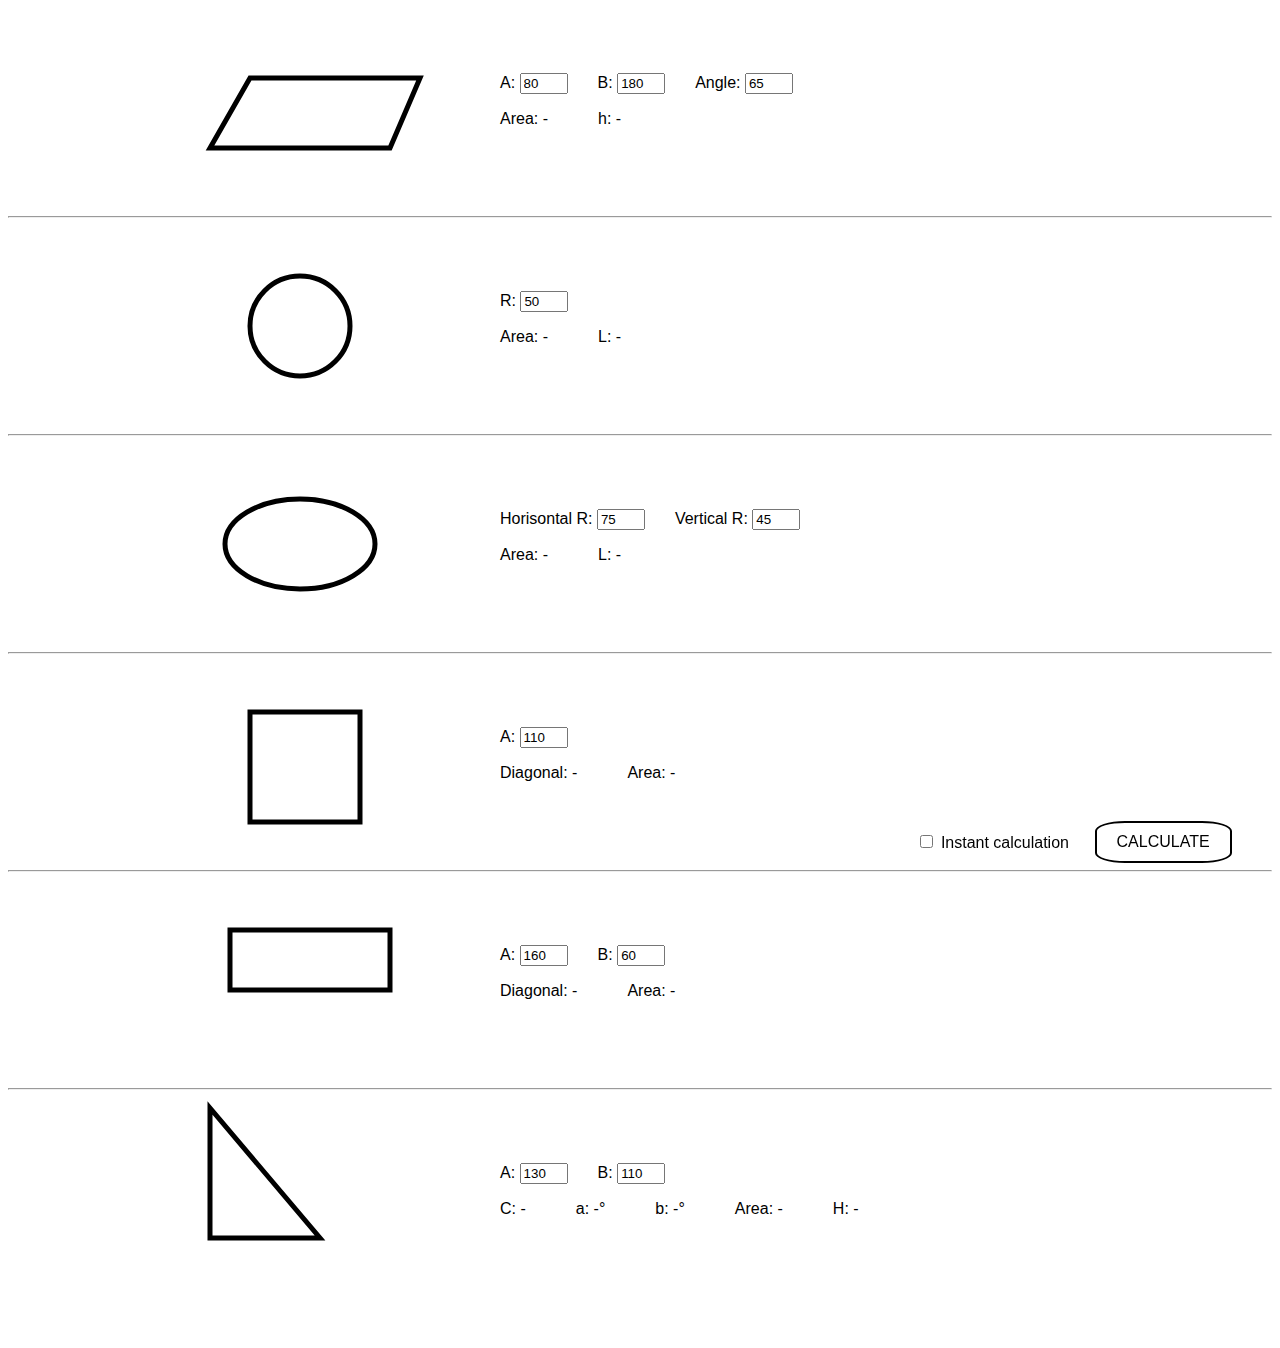
<file: figure-calc/index.html>
<!DOCTYPE html>
<html lang="en">
<head>
  <meta charset="UTF-8">
  <meta name="viewport" content="width=device-width, initial-scale=1.0">
  <meta http-equiv="X-UA-Compatible" content="ie=edge">
  <title>FL-11 Group 3 Group Work 2</title>
  <link rel="stylesheet" href="./css.css">
</head>

<body>
  <div class="paralelogram figure">
    <svg width="300" height="200">
      <path id="paralelogram" d="M10 140 H 190 L 220 70 H 50 Z" stroke="black" fill="transparent" stroke-width="5" />
    </svg>
    <div class="value">
      <div class="blockArguments">
        <div class="prg">

          <label for="prgAside">A: </label>
          <input type="number" name="aside" id="prgAside" value="80">

        </div>
        <div class="prg">
          <label for="prgBside">B: </label>
          <input type="number" name="bside" id="prgBside" value="180">
        </div>
        <div class="prg">
          <label for="prgAngle">Angle: </label>
          <input type="number" name="angle" id="prgAngle" value="65">
        </div>
      </div>
      <div class="paralelogramResult rezult">
        <p class="prgArea">Area: <span id='prgArea'>-</span></p>
        <p class="prgHight">h: <span id='prgH'>-</span></p>
      </div>
    </div>
  </div>
  <hr />
  <div class="circleCalculate figure">
    <svg width="300" height="200">
      <circle id='circle' cx="100" cy="100" r="50" stroke="black" fill="transparent" stroke-width="5" />
    </svg>
    <div class="value">
      <div class="blockArguments">
        <div class="circle">
          <label for="circleRadius">R: </label>
          <input type="number" name="circleRadius" id="circleRadius" value="50">
        </div>
      </div>
      <div class="circleResult rezult">
        <p class="circleArea">Area: <span id='circleArea'>-</span></p>
        <p class="circleL">L: <span id='circleL'>-</span></p>
      </div>
    </div>
  </div>
  <hr />
  <div class="elipseCalculate figure">
    <svg width="300" height="200">
      <ellipse id='elipse' cx="100" cy="100" rx="75" ry="45" stroke="black" fill="transparent" stroke-width="5" />
    </svg>
    <div class="value">
      <div class="blockArguments">
        <div class="elips">
          <label for="horisontalRadius">Horisontal R: </label>
          <input type="number" name="horisontalRadius" id="horisontalRadius" value="75">
        </div>
        <div class="elips">
          <label for="verticalRadius">Vertical R: </label>
          <input type="number" name="verticalRadius" id="verticalRadius" value="45">
        </div>
      </div>
      <div class="elipsResult rezult">
        <p class="elipsArea">Area: <span id='elipsArea'>-</span></p>
        <p class="elipsLength">L: <span id='elipsL'>-</span></p>
      </div>
    </div>
  </div>
  <hr />
  <div class="squareCalculate figure">
    <svg width="300" height="200">
      <rect id="square" x="50" y="50" width="110" height="110" stroke="black" fill="transparent" stroke-width="5" />
    </svg>
    <div class="value">
      <div class="blockArguments">
        <div class="square">
          <label for="squareValue">A: </label>
          <input type="number" name="squareValue" id="squareValue" value="110">
        </div>
      </div>
      <div class="squareResult rezult">
        <p class="squareDiagonal">Diagonal: <span id='squareDiagonal'>-</span></p>
        <p class="squareArea">Area: <span id='squareArea'>-</span></p>
      </div>
    </div>
  </div>
  <hr />
  <div class="rectangleCalculate figure">
    <svg width="300" height="200">
      <rect id="rectangle" x="30" y="50" width="160" height="60" stroke="black" fill="transparent" stroke-width="5" />
    </svg>
    <div class="value">
      <div class="blockArguments">
        <div class="rectangle">
          <label for="rectangleA">A: </label>
          <input type="number" name="rectangleValue" id="rectangleA" value="160">
        </div>
        <div class="rectangle">
          <label for="rectangleB">B: </label>
          <input type="number" name="rectangleValue" id="rectangleB" value="60">
        </div>
      </div>
      <div class="rectangleResult rezult">
        <p class="rectangleDiagonal">Diagonal: <span id='rectangleDiagonal'>-</span></p>
        <p class="rectangleArea">Area: <span id='rectangleArea'>-</span></p>
      </div>
    </div>
  </div>
  <hr />
  <div class="triangleCalculate figure">
    <svg width="300" height="200">
      <path id="triangle" d="M10 10 V 140 H 120 Z" stroke="black" fill="transparent" stroke-width="5" />
    </svg>
    <div class="value">
      <div class="blockArguments">
        <div class="triangle">
          <label for="valueTriangleA">A: </label>
          <input type="number" name="triangleValue" id="valueTriangleA" value="130">
        </div>
        <div class="triangle">
          <label for="valueTriangleB">B: </label>
          <input type="number" name="triangleValue" id="valueTriangleB" value="110">
        </div>
      </div>
      <div class="triangleResult rezult">
        <p class="sideB">C: <span id='sideC'>-</span></p>
        <p class="triangleA">a: <span id='triangleA'>-</span>&#176;</p>
        <p class="triangleB">b: <span id='triangleB'>-</span>&#176;</p>
        <p class="triangleArea">Area: <span id='triangleArea'>-</span></p>
        <p class="triangleH">H: <span id='triangleH'>-</span></p>
      </div>
    </div>
  </div>
  <div class="calcGroup">
    <div id="controlPanel">
      <input type="checkbox" id="instant">
      <label for="instant" class="instantCalculation">Instant calculation</label>
    </div>
    <button id="btnCalculate">Calculate</button>
  </div>
</body>
<script src="./index.js"></script>
</html>
</file>
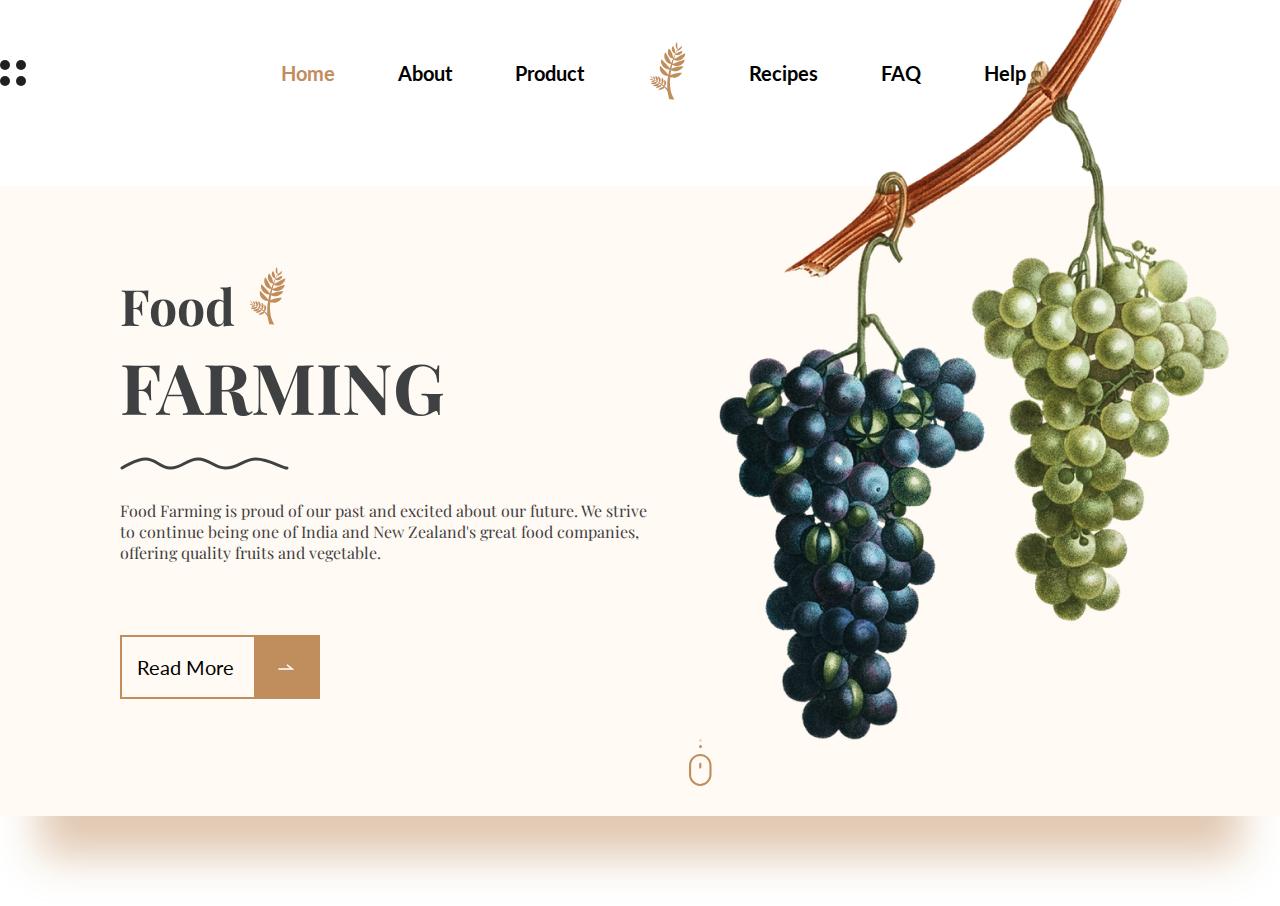
<file: foodFarming/index.html>
<!DOCTYPE html>
<html lang="en">
<head>
    <meta charset="UTF-8">
    <meta http-equiv="X-UA-Compatible" content="IE=edge">
    <meta name="viewport" content="width=device-width, initial-scale=1.0">
    <link rel="preconnect" href="https://fonts.googleapis.com">
    <link rel="preconnect" href="https://fonts.gstatic.com" crossorigin>
    <link
        href="https://fonts.googleapis.com/css2?family=Lato:wght@400;700;900&family=Playfair+Display:wght@700&display=swap"
        rel="stylesheet">

    <title>Document</title>
    <link rel="stylesheet" href="./css/styles.css">
</head>
<body>
    <div class="container">
        <header>
            <button class="nav_btn">
                <img src="./assets/Navigation_Icon.svg" alt="nav button">
            </button>
            <div class="nav_links">
                <ul class="nav_links-block">
                    <li><a href="#" class="active">Home</a></li>
                    <li><a href="#">About</a></li>
                    <li><a href="#">Product</a></li>
                    <li><a href="#" class='nav_links-logo'><img src="./assets/Logo.svg" alt="logo"></a></li>
                    <li><a href="#">Recipes</a></li>
                    <li><a href="#">FAQ</a></li>
                    <li><a href="#">Help</a></li>
                </ul>
        </header>
        <div class="main">
            <div class="banner">
                <div class="banner_title-sup">Food&nbsp;<img src="./assets/Logo.svg" alt="logo"></div>
                <div class="banner_title">FARMING</div>
                <img src="./assets/Vector_1.svg" alt="wave">
                <div class="banner_text">
                    Food Farming is proud of our past and excited about our future. We strive to continue being one of
                    India and New Zealand's great food companies, offering quality fruits and vegetable.
                </div>
                <button class="banner_btn">Read More<span class="banner_btn-arrow"><img src="./assets/Vector_2.svg"
                            alt=""></span></button>
            </div>
            <div class="main_scroll"><img src="./assets/mouse.svg" alt=""></div>
           
              <img class="grape" src="./assets/grape.png" alt="">  
            
        </div>
    </div>
    </div>
</body>

</html>
</file>
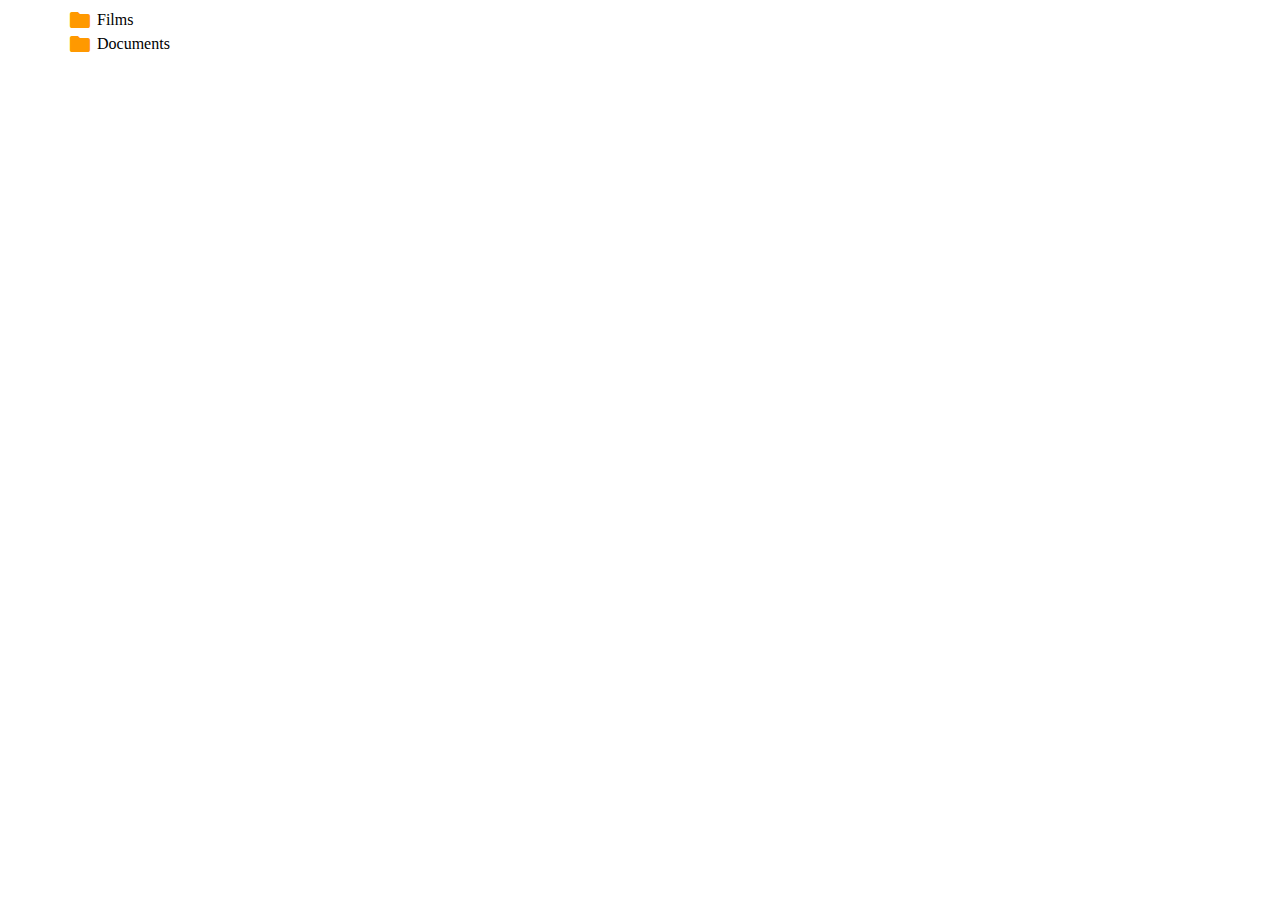
<file: js-dir/index.html>
<!-- DO NOT MODIFY THIS FILE -->
<!DOCTYPE html>
<html lang="en">
<head>
  <meta charset="UTF-8">
  <title>Homework 11 - DOM</title>
  <link rel="stylesheet" href="material-icons/material-icons.css">
  <link rel="stylesheet" href="styles.css">
</head>
<body>
  <div id="root"></div>
  <script src="app.js"></script>
</body>
</html>
</file>
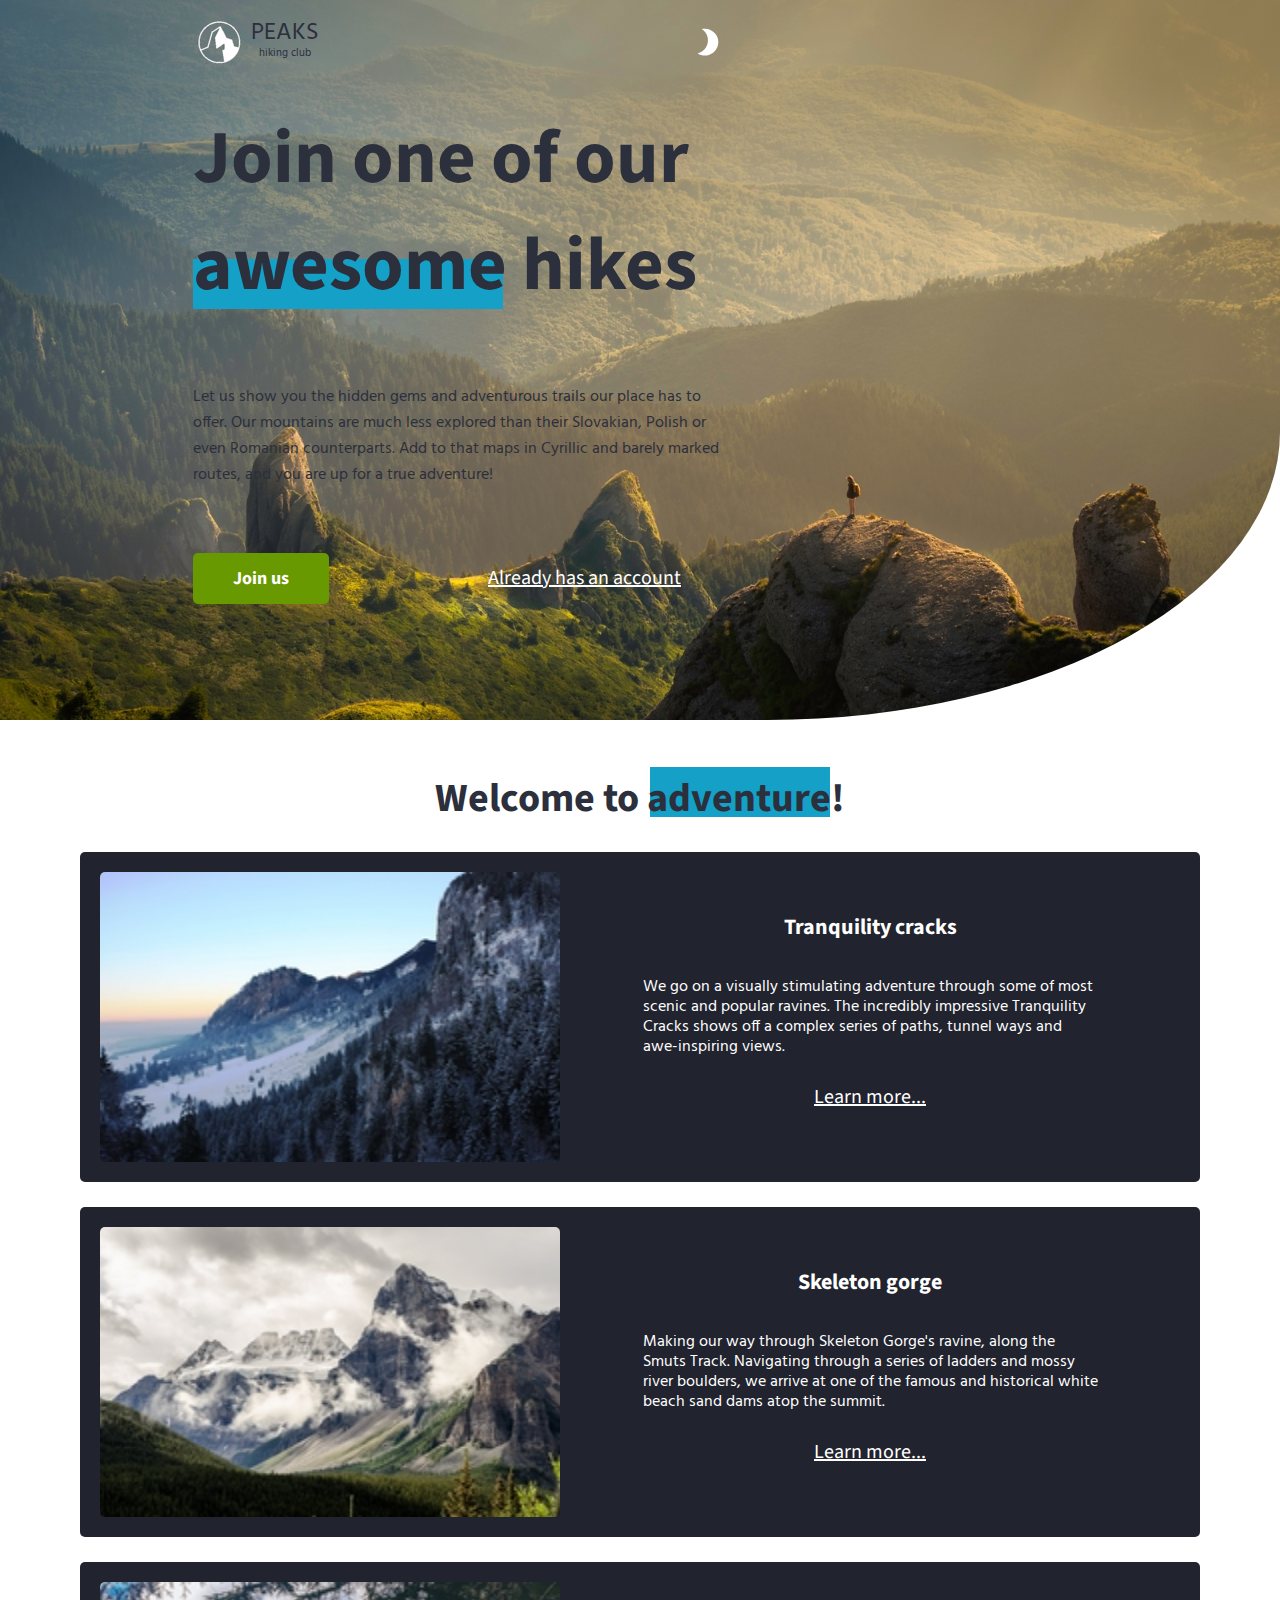
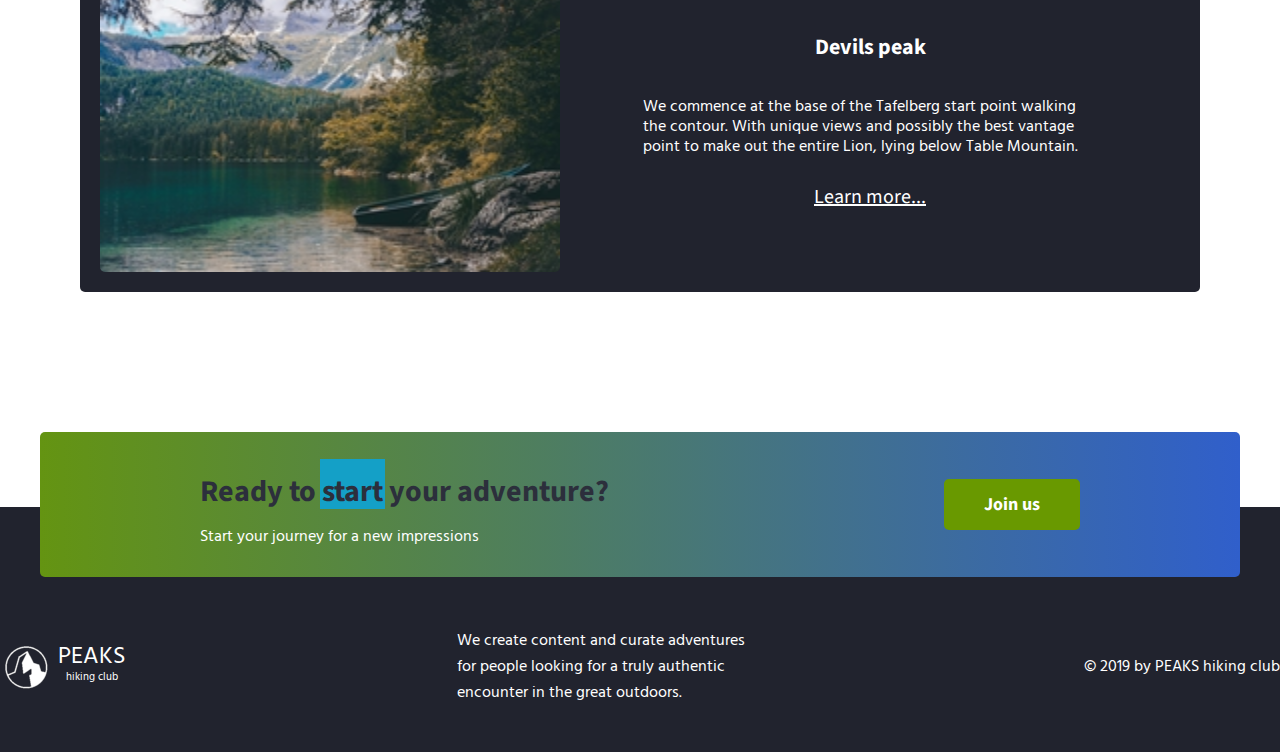
<file: peaks/index.html>
<!DOCTYPE html>
<html lang="en">

<head>
    <meta charset="UTF-8">
    <meta name="viewport" content="width=device-width, initial-scale=1.0">
    <meta http-equiv="X-UA-Compatible" content="ie=edge">
    <link href="https://fonts.googleapis.com/css?family=Hind:400,600%7CSource+Sans+Pro:400,600,700%7CFresca"
        rel="stylesheet" />

    <!-- Styles should be switched here: -->

    <link rel="stylesheet" id='style' type="text/css" href="css/style1.css">
    <!-- <link id="style" rel="stylesheet" type="text/css" href="scss/style2.css"> -->

    <title>PEAKS hiking club</title>
</head>

<body>
    <header class="header">
        <div class="header-wrap">
            <div class="header-bar">
                <div class="landing-logo">
                    <img src="img/m-logo.png" alt="logo" />
                    <p>PEAKS<span>hiking club</span></p>
                </div>
                <div class="switch_box box_3">
                    <div class="toggle_switch">
                        <input type="checkbox" id="btn" class="switch_3">
                        <svg class="checkbox" xmlns="http://www.w3.org/2000/svg" style="isolation:isolate"
                            viewBox="0 0 168 80">
                            <path class="outer-ring"
                                d="M41.534 9h88.932c17.51 0 31.724 13.658 31.724 30.482 0 16.823-14.215 30.48-31.724 30.48H41.534c-17.51 0-31.724-13.657-31.724-30.48C9.81 22.658 24.025 9 41.534 9z"
                                fill="none" stroke="#233043" stroke-width="3" stroke-linecap="square"
                                stroke-miterlimit="3" />
                            <path class="is_checked"
                                d="M17 39.482c0-12.694 10.306-23 23-23s23 10.306 23 23-10.306 23-23 23-23-10.306-23-23z" />
                            <path class="is_unchecked"
                                d="M132.77 22.348c7.705 10.695 5.286 25.617-5.417 33.327-2.567 1.85-5.38 3.116-8.288 3.812 7.977 5.03 18.54 5.024 26.668-.83 10.695-7.706 13.122-22.634 5.418-33.33-5.855-8.127-15.88-11.474-25.04-9.23 2.538 1.582 4.806 3.676 6.66 6.25z" />
                        </svg>
                    </div>
                </div>
            </div>

            <p class="header_heading">
                Join one of our awesome hikes
            </p>
            <p class="header_text">
                Let us show you the hidden gems and adventurous trails our place has to offer.
                Our mountains are much less explored than their Slovakian,
                Polish or even Romanian counterparts. Add to that maps in Cyrillic and barely marked routes,
                and you are up for a true adventure!
            </p>
            <div>
                <button class="header_button">Join us</button>
                <a href="#" class="login">Already has an account</a>
            </div>
        </div>
    </header>
    <main class="section">
        <p class="section_text">
            Welcome to adventure!
        </p>
        <div class="section_card_wrap">
            <div class="section_card">
                <img class="section_card_img" src="img/m-1.jpg" alt="experts" />
                <div class="section_card_right_container">
                    <p class="section_card_heading">
                        Tranquility cracks
                    </p>
                    <p class="section_card_text">
                        We go on a visually stimulating adventure through some of most scenic and popular ravines.
                        The incredibly impressive Tranquility Cracks shows off a complex series of paths, tunnel ways
                        and
                        awe-inspiring views.
                    </p>
                    <a href="#" class="section_link">Learn more...</a>
                </div>
            </div>
            <div class="section_card">
                <img class="section_card_img" src="img/m-2.jpg" alt="content formats" />
                <div class="section_card_right_container">
                    <p class="section_card_heading">
                        Skeleton gorge
                    </p>
                    <p class="section_card_text">
                        Making our way through Skeleton Gorge's ravine, along the Smuts Track.
                        Navigating through a series of ladders and mossy river boulders, we arrive at one of the famous
                        and
                        historical white beach sand dams atop the summit.
                    </p>
                    <a href="#" class="section_link">Learn more...</a>
                </div>
            </div>
            <div class="section_card">
                <img class="section_card_img" src="img/m-3.jpg" alt="certificate" />
                <div class="section_card_right_container">
                    <p class="section_card_heading">
                        Devils peak
                    </p>
                    <p class="section_card_text">
                        We commence at the base of the Tafelberg start point walking the contour.
                        With unique views and possibly the best vantage point to make out the entire Lion, lying below
                        Table
                        Mountain.
                    </p>
                    <a href="#" class="section_link">Learn more...</a>
                </div>
            </div>
        </div>
        <div class="section_banner">
            <div class="section_banner_text_wrap">
                <p class="section_banner_heading">
                    Ready to start your adventure?
                </p>
                <p class="section_banner_text">
                    Start your journey for a new impressions
                </p>
            </div>
            <button class="section_banner_button">Join us</button>
        </div>
    </main>
    <footer class="footer">
        <div class="footer-wrap">
            <div class="footer_logo landing-logo">
                <img src="img/m-logo.png" alt="logo" />
                <p>PEAKS<span>hiking club</span></p>
            </div>
            <p class="footer_text">
                We create content and curate adventures for people looking for a truly authentic encounter in the great
                outdoors.
            </p>
            <span class="footer-cr">
                &copy; 2019 by PEAKS hiking club
            </span>
        </div>
    </footer>
</body>

<script>
    const btn = document.getElementById('btn');
    const stle = document.getElementById('style');
    btn.onclick = () => {
        // if (btn.checked != true) {
        //     stle.href = "css/style1.css";
        // } else {
        //     stle.href = "css/style2.css";
        // }

        // btn.checked ? stle.href = "css/style2.css" : stle.href = "css/style1.css";

         stle.href = !btn.checked ? "css/style1.css" :  "css/style2.css";
    };
</script>

</html>
</file>
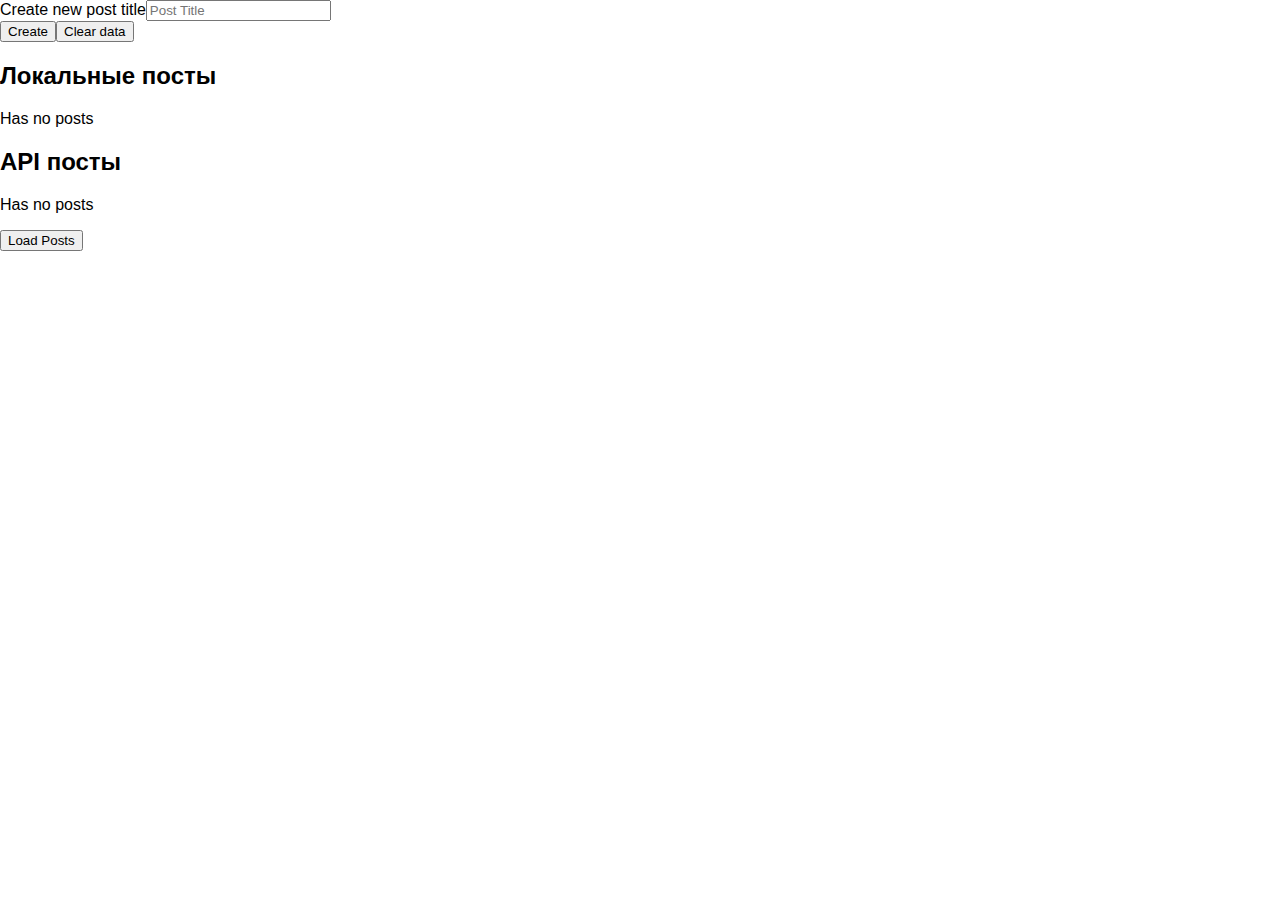
<file: rest-blog/index.html>
<!doctype html><html lang="en"><head><meta charset="utf-8"/><link rel="icon" href="./favicon.ico"/><meta name="viewport" content="width=device-width,initial-scale=1"/><title>Blogs</title><link rel="stylesheet" href="https://stackpath.bootstrapcdn.com/bootstrap/5.0.0-alpha1/css/bootstrap.min.css" integrity="sha384-r4NyP46KrjDleawBgD5tp8Y7UzmLA05oM1iAEQ17CSuDqnUK2+k9luXQOfXJCJ4I" crossorigin="anonymous"><link rel="stylesheet" href="https://cdnjs.cloudflare.com/ajax/libs/animate.css/4.0.0/animate.min.css"/><link href="./static/css/main.1359096b.chunk.css" rel="stylesheet"></head><body><div id="root"></div><script src="https://cdn.jsdelivr.net/npm/popper.js@1.16.0/dist/umd/popper.min.js" integrity="sha384-Q6E9RHvbIyZFJoft+2mJbHaEWldlvI9IOYy5n3zV9zzTtmI3UksdQRVvoxMfooAo" crossorigin="anonymous"></script><script src="https://stackpath.bootstrapcdn.com/bootstrap/5.0.0-alpha1/js/bootstrap.min.js" integrity="sha384-oesi62hOLfzrys4LxRF63OJCXdXDipiYWBnvTl9Y9/TRlw5xlKIEHpNyvvDShgf/" crossorigin="anonymous"></script><script>!function(e){function r(r){for(var n,l,f=r[0],i=r[1],a=r[2],c=0,s=[];c<f.length;c++)l=f[c],Object.prototype.hasOwnProperty.call(o,l)&&o[l]&&s.push(o[l][0]),o[l]=0;for(n in i)Object.prototype.hasOwnProperty.call(i,n)&&(e[n]=i[n]);for(p&&p(r);s.length;)s.shift()();return u.push.apply(u,a||[]),t()}function t(){for(var e,r=0;r<u.length;r++){for(var t=u[r],n=!0,f=1;f<t.length;f++){var i=t[f];0!==o[i]&&(n=!1)}n&&(u.splice(r--,1),e=l(l.s=t[0]))}return e}var n={},o={1:0},u=[];function l(r){if(n[r])return n[r].exports;var t=n[r]={i:r,l:!1,exports:{}};return e[r].call(t.exports,t,t.exports,l),t.l=!0,t.exports}l.m=e,l.c=n,l.d=function(e,r,t){l.o(e,r)||Object.defineProperty(e,r,{enumerable:!0,get:t})},l.r=function(e){"undefined"!=typeof Symbol&&Symbol.toStringTag&&Object.defineProperty(e,Symbol.toStringTag,{value:"Module"}),Object.defineProperty(e,"__esModule",{value:!0})},l.t=function(e,r){if(1&r&&(e=l(e)),8&r)return e;if(4&r&&"object"==typeof e&&e&&e.__esModule)return e;var t=Object.create(null);if(l.r(t),Object.defineProperty(t,"default",{enumerable:!0,value:e}),2&r&&"string"!=typeof e)for(var n in e)l.d(t,n,function(r){return e[r]}.bind(null,n));return t},l.n=function(e){var r=e&&e.__esModule?function(){return e.default}:function(){return e};return l.d(r,"a",r),r},l.o=function(e,r){return Object.prototype.hasOwnProperty.call(e,r)},l.p="./";var f=this["webpackJsonprest-blog"]=this["webpackJsonprest-blog"]||[],i=f.push.bind(f);f.push=r,f=f.slice();for(var a=0;a<f.length;a++)r(f[a]);var p=i;t()}([])</script><script src="./static/js/2.cd815abe.chunk.js"></script><script src="./static/js/main.fa17711b.chunk.js"></script></body></html>
</file>
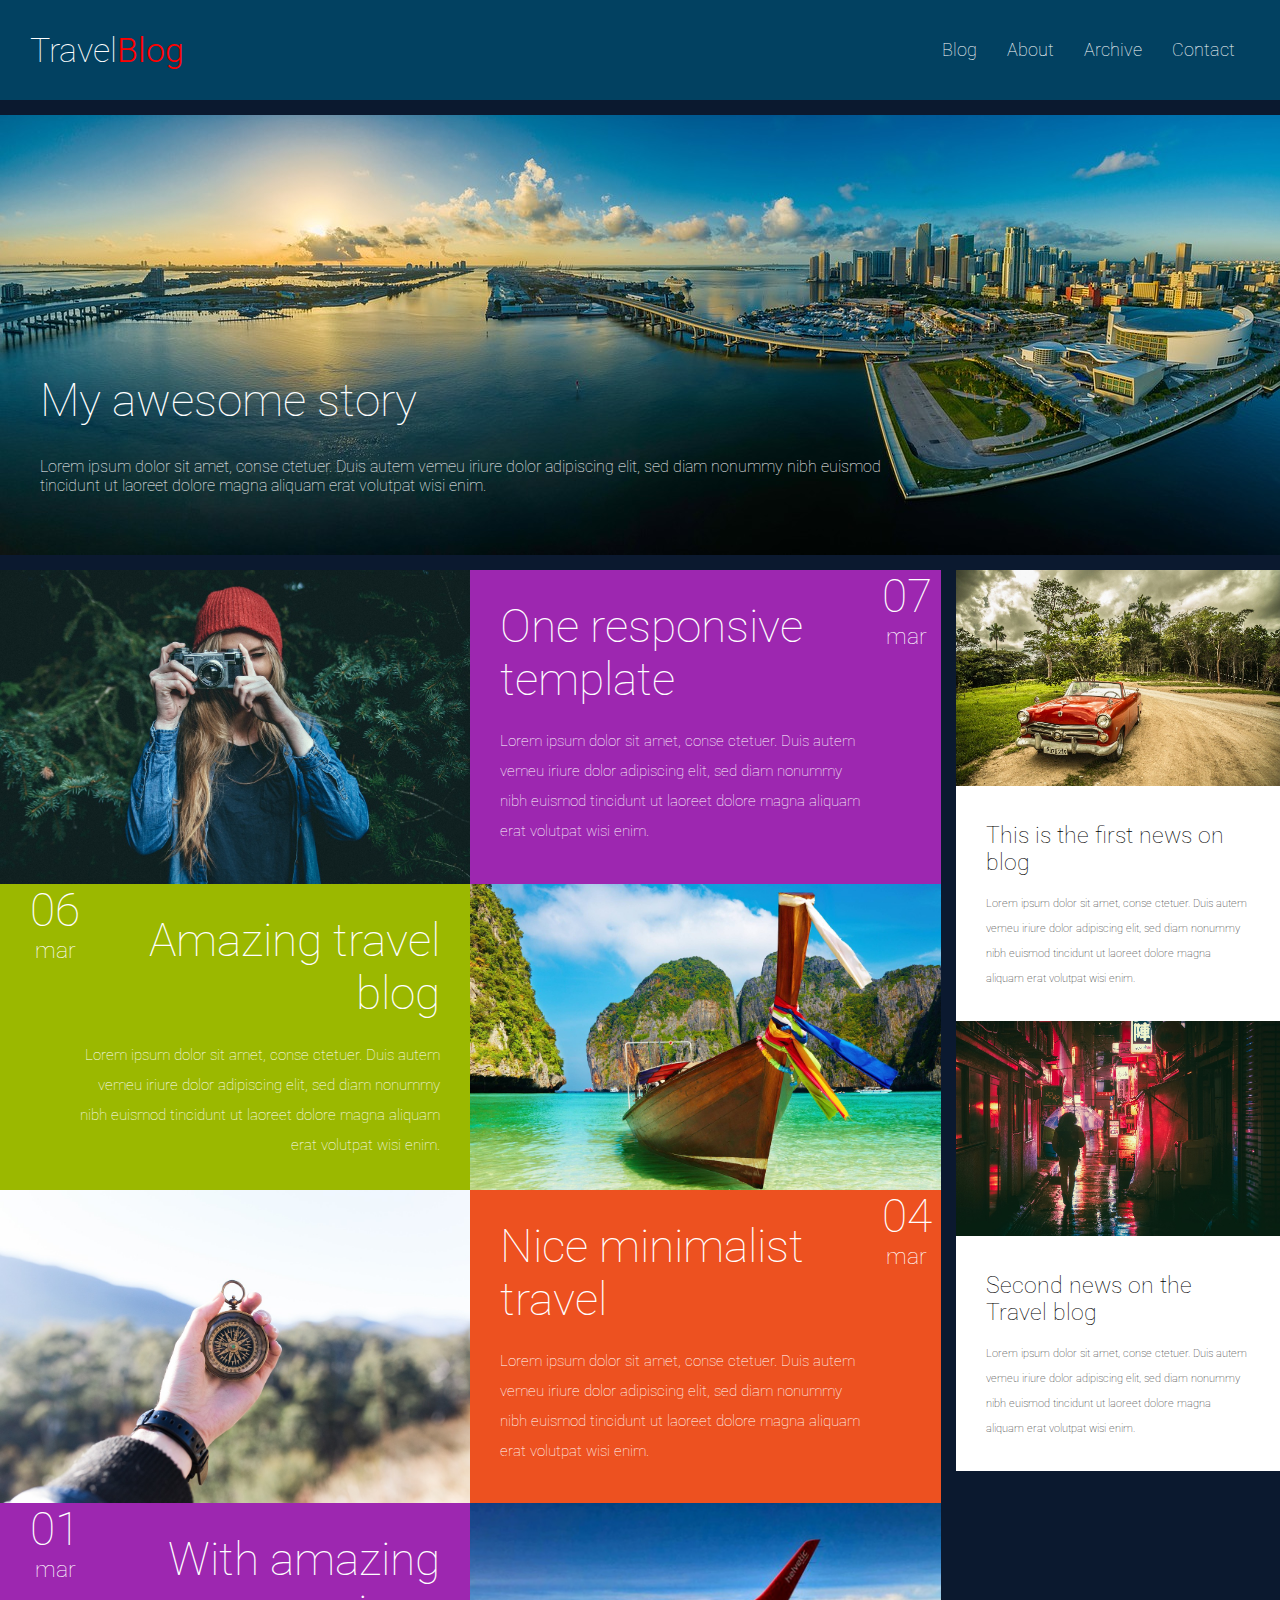
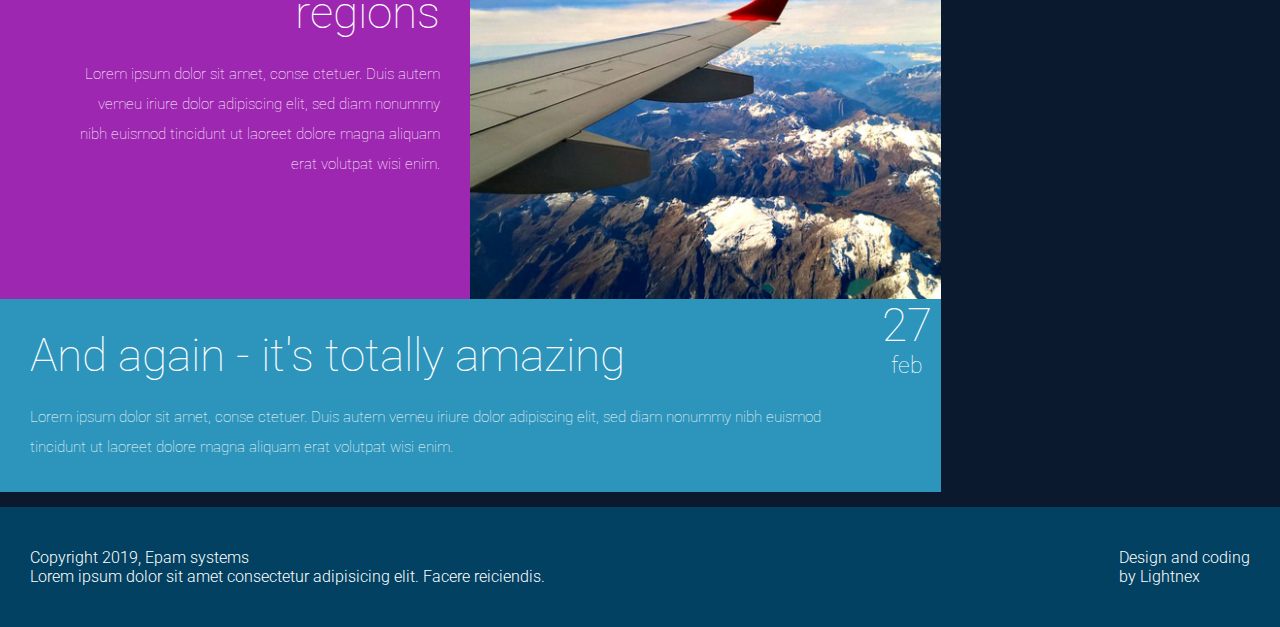
<file: travel-blog/index.html>
<!DOCTYPE html>
<html lang="zxx">

<head>
  <meta charset="UTF-8">
  <meta name="viewport" content="width=device-width, initial-scale=1.0">
  <meta http-equiv="X-UA-Compatible" content="ie=edge">
  <link rel="stylesheet" href="css/styles.css">
  <link href='https://fonts.googleapis.com/css?family=Roboto:400,100,300,700&subset=latin,latin-ext' rel='stylesheet'
    type='text/css'>
  <title>Responsive</title>
</head>

<body>
  <div class="container">
    <header class="header">
      <button class="header__button">&#9776;</button>
      <div class="header__title">
        Travel<span>Blog</span>
      </div>
      <nav class="header__nav">
        <ol>
          <li><a href="#">Blog</a></li>
          <li><a href="#">About</a></li>
          <li><a href="#">Archive</a></li>
          <li><a href="#">Contact</a></li>
        </ol>
      </nav>
    </header>

    <div class="subHeader">
      <div class="subHeader__box">
        <div class="subHeader__box-title">
          My awesome story
        </div>
        <div class="subHeader__box-text">
          Lorem ipsum dolor sit amet, conse ctetuer. Duis autem vemeu iriure dolor
          adipiscing elit, sed diam nonummy nibh euismod tincidunt ut laoreet dolore magna aliquam erat volutpat wisi
          enim.
        </div>
      </div>
    </div>

    <main class="main">
      <div class="post post-1">
        <img src="./img/post1.jpg" alt="" class="post__img">
        <div class="post__card">
          <a href="" class="post__card-title">
            One responsive template
          </a>
          <div class="post__card-text">
            Lorem ipsum dolor sit amet, conse ctetuer. Duis autem vemeu iriure dolor
            adipiscing elit, sed diam nonummy nibh euismod tincidunt ut laoreet dolore magna aliquam erat volutpat wisi
            enim.
          </div>
          <div class="post__card-data">07<span>mar</span></div>
        </div>
      </div>
      <div class="post post-2">
        <img src="./img/post2.jpg" alt="" class="post__img">
        <div class="post__card">
          <a href="" class="post__card-title">
            Amazing travel blog
          </a>
          <div class="post__card-text">
            Lorem ipsum dolor sit amet, conse ctetuer. Duis autem vemeu iriure dolor
            adipiscing elit, sed diam nonummy nibh euismod tincidunt ut laoreet dolore magna aliquam erat volutpat wisi
            enim.
          </div>
          <div class="post__card-data">06<span>mar</span></div>
        </div>
      </div>
      <div class="post post-3">
        <img src="./img/post3.jpg" alt="" class="post__img">
        <div class="post__card">
          <a href="" class="post__card-title">
            Nice minimalist travel
          </a>
          <div class="post__card-text">
            Lorem ipsum dolor sit amet, conse ctetuer. Duis autem vemeu iriure dolor
            adipiscing elit, sed diam nonummy nibh euismod tincidunt ut laoreet dolore magna aliquam erat volutpat wisi
            enim.
          </div>
          <div class="post__card-data">04<span>mar</span></div>
        </div>
      </div>
      <div class="post post-4">
        <img src="./img/post4.jpg" alt="" class="post__img">
        <div class="post__card">
          <a href="" class="post__card-title">
            With amazing regions
          </a>
          <div class="post__card-text">
            Lorem ipsum dolor sit amet, conse ctetuer. Duis autem vemeu iriure dolor
            adipiscing elit, sed diam nonummy nibh euismod tincidunt ut laoreet dolore magna aliquam erat volutpat wisi
            enim.</div>
          <div class="post__card-data">01<span>mar</span></div>
        </div>
      </div>
      <div class="post post-5">
        <div class="post__card">
          <a href="" class="post__card-title">
            And again - it's totally amazing
          </a>
          <div class="post__card-text">
            Lorem ipsum dolor sit amet, conse ctetuer. Duis autem vemeu iriure dolor
            adipiscing elit, sed diam nonummy nibh euismod tincidunt ut laoreet dolore magna aliquam erat volutpat wisi
            enim.</div>
          <div class="post__card-data">27<span>feb</span></div>
        </div>
      </div>
    </main>
    <aside class="aside">
      <div class="news">
        <img src="./img/news1.jpg" alt="" class="news__img">
        <div class="news__card">
          <div class="news__title">
            This is the first news on blog
          </div>
          <div class="news__text">
            Lorem ipsum dolor sit amet, conse ctetuer. Duis autem vemeu iriure dolor adipiscing
            elit, sed diam nonummy nibh euismod tincidunt ut laoreet dolore magna aliquam erat volutpat wisi enim.
          </div>
        </div>
      </div>
      <div class="news">
        <img src="./img/news2.jpg" alt="" class="news__img">
        <div class="news__card">
          <div class="news__title">Second news on the Travel blog</div>
          <div class="news__text">
            Lorem ipsum dolor sit amet, conse ctetuer. Duis autem vemeu iriure dolor adipiscing
            elit, sed diam nonummy nibh euismod tincidunt ut laoreet dolore magna aliquam erat volutpat wisi enim.
          </div>
        </div>
      </div>
    </aside>
    <footer class="footer">
     <div class="copyright">
       Copyright 2019, Epam systems <br>
       Lorem ipsum dolor sit amet consectetur adipisicing elit. Facere reiciendis.
      </div>
     <div class="design">
       Design and coding <br> by Lightnex
      </div>
    </footer>
  </div>
</body>

</html>
</file>
<file: static/css/main.dfb90c34.chunk.css>
@media print{#footer,#projects,.menu{display:none!important}#about{padding-bottom:1em!important}#about,#exp{padding-top:15px!important}#exp{padding-bottom:15px!important}.ui.inverted.segment.heading-image{height:50px!important;background-image:none!important;background-color:#fff!important}.ui.inverted.segment.heading-image.desktop{min-height:175px!important}.projects-anchor{display:none!important}.ui.inverted.header{margin-top:0!important;font-size:2em!important;color:#000}.ui.inverted.hompage__heading-sub__header{font-size:1.5em!important;margin-top:3em;font-weight:400}.contacts{margin-top:140px!important}}@media screen{.project-page-link{display:none!important}}.ui.inverted.segment.heading-image{background-image:linear-gradient(rgba(0,0,0,.568627),rgba(0,0,0,.568627)),url(/static/media/code.9cad0729.jpg);background-position:50%;background-repeat:no-repeat;background-size:cover;max-width:100vw}.ui.inverted.segment.heading-image.desktop{min-height:700px;padding:1em 0}.ui.inverted.segment.heading-image.mobile{min-height:350px;padding:1em 0}.grid .row .column.project-card{padding-top:5em;padding-bottom:5em;display:flex;justify-content:center}#exp{padding:8em 0}#exp .block__title{font-size:2em}#exp .block__text{font-size:1.33em}#exp .courses__title{font-size:1.5em;margin-bottom:5px}#exp .courses__data{margin:.5em 0}#exp .empoyment__title{font-size:1.5em}#projects{padding:0}#projects .projects__header{font-size:2em;padding:2em 0}#about{padding:8em 0}#about .block__title{font-size:2em}#about .block__text{font-size:1.33em}#about .contacts{margin:3em 0;text-transform:uppercase}.ui.inverted.hompage__heading-header{font-size:4em;margin-top:3em;font-weight:400}.ui.inverted.hompage__heading-header-mobile{font-size:2em;margin-top:1.5em;font-weight:400}.ui.inverted.hompage__heading-sub__header{font-size:1.7em;margin-top:1.5em;font-weight:400}.ui.inverted.hompage__heading-sub__header-mobile{font-size:1.5em;margin-top:.5em;font-weight:400}
</file>
<file: bookstore/static/css/main.b5c0c4e8.chunk.css>
.book-list-item{display:flex;margin:15px 0}.book-list-item .book-cover{flex-shrink:0;width:140px;margin-right:30px}.book-list-item .book-cover img{max-width:100%}.book-list-item .book-details{display:flex;flex-direction:column;justify-content:space-between;padding-bottom:10px;align-items:flex-start}.book-list-item .book-details .book-title{font-size:1.2rem}.book-list-item .book-details .book-price{font-size:1.4rem}.add-to-cart{padding-left:17px;padding-right:20px}.add-to-cart i{font-size:1.5rem}.book-list{list-style:none}.shopping-cart-table{margin-top:45px}.shopping-cart-table .total{text-align:right;font-size:1.3rem;margin-right:10px}.shopping-cart-table button{margin-left:5px;margin-top:5px}th:last-child{text-align:right;padding-right:35px}.shop-header{border-bottom:1px solid #e5e5e5;margin-bottom:1rem;display:flex;justify-content:space-between;align-items:center}.shop-header .logo{font-family:"Playfair Display",Georgia,serif;font-size:2.5rem;padding-left:1rem}.shop-header .shopping-cart{font-size:1.3rem;padding-right:1rem}.shop-header .shopping-cart .cart-icon{font-size:2.2rem;color:#5f9ea0;margin-right:10px}
/*# sourceMappingURL=main.b5c0c4e8.chunk.css.map */
</file>
<file: epam-digit/css/general.css>
/* 

please don't edit this styles

*/

h2.tm-section-title {
    color: lightskyblue;
}

a:focus {
    color: #666;
    outline: 0
}

ul {
    padding: 0;
    margin: 0
}

body {
    background-color: #f5f5f5;
    color: #000;
    font-family: 'Open Sans', Helvetica, Arial, sans-serif;
    font-size: 16px;
    font-weight: 300;
    padding-top: 30px;
    overflow-x: hidden
}

section:before {
    position: absolute;
    z-index: 1
}

.box,
.tm-content-box,
.tm-main-nav {
    background-color: #fff
}

.tm-sidebar {
    z-index: 10;
    position: fixed;
    left: 0;
    right: 0;
    top: 0;
    width: 100%;
}

.tm-sidebar ul{
    margin: 0px;
    display: flex;
}

.tm-main-nav {
    font-size: 1.5em;
    text-align: center
}

.tm-nav-item {
    list-style: none;
    width: 100%;
}

.tm-nav-item-link {
    border: 1px solid transparent;
    color: #666;
    display: block;
    padding: 10px;
    width: 100%;
    -webkit-transition: all .3s ease;
    transition: all .3s ease
}

.carousel-indicators li,
.tm-banner-inner {
    border: 1px solid lightgrey
}


.tm-nav-item-link.active,
.tm-nav-item-link:hover {
    color: #666;
    text-decoration: none;
}

.tm-nav-item-link:focus {
    text-decoration: none
}

.tm-banner-text,
.tm-banner-title,
.tm-section-title {
    color: #666;
    font-weight: 300;
    margin: 0
}

.tm-section-title {
    margin-bottom: 20px
}

.tm-section-title-box {
    margin-bottom: 0
}

.tm-banner-title {
    font-size: 3.3em;
    letter-spacing: 2px;
    text-transform: uppercase
}

.tm-main-content {
    padding-top: 70px;
}

.tm-content-box {
    overflow: hidden;
    margin-bottom: 30px
}

.padding-medium {
    padding: 40px
}

.tm-banner {
    padding: 30px
}

.tm-banner-inner {
    padding: 30px 0;
    height: 100%;
    text-align: center;
    display: flex;
    -webkit-box-orient: vertical;
    -webkit-box-direction: normal;
    -webkit-flex-direction: column;
    -ms-flex-direction: column;
    flex-direction: column;
    -webkit-box-align: center;
    -webkit-align-items: center;
    -ms-flex-align: center;
    align-items: center;
    -webkit-box-pack: center;
    -webkit-justify-content: center;
    -ms-flex-pack: center;
    justify-content: center
}

.tm-banner-inner img{
    width: 120px;
}

.tm-banner-text {
    font-size: 1.4em
}

.boxes,
.tm-box-bg-title {
    display: -webkit-box;
    display: -webkit-flex;
    display: -ms-flexbox
}

/*.flex-item {*/
    /*-webkit-box-flex: 0 1 auto;*/
    /*-webkit-flex: 0 1 auto;*/
    /*-ms-flex: 0 1 auto;*/
    /*flex: 0 1 auto*/
/*}*/

.section-description {
    line-height: 1.8;
    margin-bottom: 25px
}

.section-description:last-child {
    margin-bottom: 0
}

.tm-team-description-container {
    max-width: 500px
}

.tm-team-info {
    display: flex
}

.box {
    list-style: none;
    width: 33.3333%;
    height: auto;
}

.box-bg {
    position: relative
}

.box-img {
    width: 100%;
}

.tm-box-bg-title {
    position: absolute;
    top: 0;
    right: 0;
    bottom: 0;
    left: 0;
    display: flex;
    -webkit-box-align: center;
    -webkit-align-items: center;
    -ms-flex-align: center;
    align-items: center;
    -webkit-box-pack: center;
    -webkit-justify-content: center;
    -ms-flex-pack: center;
    justify-content: center
}

.boxes {
    display: flex;
    -webkit-flex-wrap: wrap;
    -ms-flex-wrap: wrap;
    flex-wrap: wrap
}

.gallery-container a {
    cursor: -webkit-zoom-in;
    cursor: zoom-in
}

.carousel {
    position: relative;
    height: auto;
    padding: 50px 50px 80px;
    text-align: center
}

.carousel-indicators {
    bottom: 30px
}

.carousel-content {
    color: #000;
    display: -webkit-box;
    display: -webkit-flex;
    display: -ms-flexbox;
    display: flex;
    -webkit-box-align: center;
    -webkit-align-items: center;
    -ms-flex-align: center;
    align-items: center
}

.carousel-indicators .active {
    background-color: lightgrey
}

.contact-form {
    overflow: hidden
}

.form-control {
    border-radius: 0;
    font-size: 1em
}

.form-control:focus {
    border-color: lightgrey;
    box-shadow: inset 0 1px 1px rgba(0, 0, 0, .075), 0 0 8px rgba(153, 153, 153, .45)
}

.form-group {
    margin-bottom: 20px
}

.form-group-2-col-left {
    padding-left: 0;
    padding-right: 5px
}

.form-group-2-col-right {
    padding-right: 0;
    padding-left: 5px
}

.mandatory-field:after {
    position: absolute;
    top: 0;
    right: 7px
}

.carousel-inner>.carousel-item>a>img, .carousel-inner>.carousel-item>img, .img-contact-us {
    width: 100%;
}

.tm-footer {
    color: #666;
    padding-bottom: 15px
}
</file>
<file: epam-digit/css/style.css>
@media print {
  .tm-sidebar,
  .tm-team-img,
  #about,
  #tmCarousel > ol,
  .blocks > div:nth-child(3),
  .tm-main-content > section:nth-child(6) {
    display: none;
  }
  section:nth-child(2) > .tm-content-box,
  #tmCarousel,
  body,
  .container,
  #home,
  .padding-medium,
  .blocks,
  .tm-main-content > section:nth-child(6),
  footer {
    margin: 0 auto;
    padding: 0;
  }
  .tm-main-content {
    padding-top: 10px;
    background-color: white;
  }
  .tm-banner-text {
    width: 78%;
    display: block;
    text-align: center;
  }
  .tm-team-description-container {
    text-align: center;
    max-width: 100%;
    padding: 0;
  }
  h2 {
    text-transform: uppercase;
    color: lightskyblue;
    font-weight: 300;
    text-align: center;
  }
  .heading {
    margin: 0;
    padding: 0 25% 0 20%;
  
  }
  .heading a {
    color: black;
    text-decoration: none;
    line-height: 1.5em;
  }
  .heading > div > ol > li:nth-child(even) {
    text-align: left;
    list-style-type: none;
  }
  .heading > div > ol > li:nth-child(odd) {
    text-align: right;
    list-style-type: none;
  }
  .heading li a {
    color: lightskyblue;
  }
  .blocks p + p {
    letter-spacing: 7px;
    font-style: italic;
  }
}

@media screen {
  .box-bg:hover {
    background-color: lightgrey;
  }
  .box-bg:hover h2 {
    color: lightskyblue;
    font-style: italic;
  }
  .tm-sidebar,
  .tm-content-header,
  section {
    box-shadow: 0 0 10px rgba(61, 55, 61, 0.7);
  }
  .tm-banner {
    background: linear-gradient(0.25turn, lightskyblue, burlywood);
  }
  .tm-banner-inner {
    background-color: white;
  }
  .tm-banner-text {
    text-shadow: 0 2px 1px #333, 0 7px 3px #333;
    animation: 4s ease 1s infinite both running;
    animation-name: slideIn;
  }
  @keyframes slideIn {
    0% {
      margin-right: -40%;
    }
    100% {
      margin-left: 0%;
    }
  }

  section:nth-child(2) > .tm-content-box {
    display: flex;
  }
  .tm-content-box .tm-section-title {
    text-align: center;
  }
  .tm-team-img {
    overflow: hidden;
  }
  .gallery-container {
    width: 100%;
  }
  .tm-team-description-container {
    display: flex;
    flex-direction: column;
    justify-content: center;
  }
  section:not(:first-child)::before {
    content: '';
    width: 0;
    height: 0;
    border-top: 35px solid #87cefa;
    border-right: 35px solid transparent;
  }
  .heading h2 {
    color: #76cdd7;
    text-align: center;
  }
  .heading a {
    padding-left: 1px;
    margin-left: 1px;
  }

  .heading a:hover::before {
    content: '>';
  }

  .heading li {
    list-style-type: lower-alpha;
  }
  .heading .text::after {
    content: 'New';
    vertical-align: super;
    color: #f24d68;
    font-size: 10px;
    font-weight: 600;
  }
  .blocks > .tm-content-box .box:nth-child(odd) {
    background-color: lightskyblue;
    color: white;
  }
  .blocks > .tm-content-box .box {
    padding: 7px;
  }

  .blocks > .tm-content-box .boxes p::first-letter {
    font-weight: bold;
  }
  .blocks p + p {
    letter-spacing: 7px;
    font-style: italic;
  }
  .form-control {
    border-left: none;
    border-right: none;
    border-top: none;
    border-bottom: 2px solid #87cefa;
    resize: none;
    border-radius: 4px;
  }
  #contact_message,
  .submit-btn {
    border: 2px solid #87cefa;
  }
  .form-control:focus {
    background-color: #87cefa;
    border-radius: 4px;
    color: white;
  }
  
  .form-group:nth-child(4) {
    position: relative;
  }
  .form-group:nth-child(4)::after {
    content: '';
    background-size: 33px 33px;
    display: block;
    width: 33px;
    height: 33px;
    background-image: url(../img/email-icon.png);
    position: absolute;
    right: 15px;
    bottom: 15px;
  }

  .submit-btn {
    background-color: white;
    color: #87cefa;
    float: right;
    height: 3.5em;
    width: 10em;
  }
  .submit-btn:hover {
    background-color: #abddfc;
    color: #e2edff;
    border: none;
  }
  .tm-nav-item:hover {
    background-color: lightskyblue;
  }
  .carousel-description{
      font-style: normal;
  }
  h2 + p {
    font-style: italic;
    line-height: 1.5;
  }
  h2 ~ p {
    text-indent: 1.5em;
  }
  .box-work h2 ~ p{
      text-indent: 0px;
  }
}
</file>
<file: epam-lab/css/style.css>
body,
*,
::after,
::before,
:hover {
  margin: 0;
  padding: 0;
  border: 0;
  font-size: 100%;
  vertical-align: baseline;
  box-sizing: border-box;
  font-family: 'Merriweather', serif;
}
.btn {
  border-radius: 20px / 50%;
  padding: 15px 25px;
  font-size: 11px;
  background-color: #fff;
  border: 0.5px solid #cccccc;
}
.btn:hover {
  background-color: #b3b3b3;
}
.nav {
  height: 85px;
  position: fixed;
  top: 0;
  width: 100%;
  overflow: hidden;
  float: left;
  z-index: 2;
  background-color: #fff;
}

.nav__container {
  max-width: 1145px;
  display: flex;
  justify-content: space-between;
  margin: 0 auto;
  align-items: center;
  padding: 30px 5px 0;
}

.nav__title {
  font-size: 24px;
  text-transform: uppercase;
  font-weight: 700;
  letter-spacing: 5px;
}

.nav__links ol {
  display: flex;
  list-style-type: none;
  margin-right: 5px;
}

.nav__links ol li + li {
  margin-left: 45px;
}

.nav__links-link {
  display: inline-block;
  color: #807777;
  text-decoration: none;
}

.nav__links-link:hover {
  color: #c3bd5a;
}

.header {
  background-image: linear-gradient(rgba(0, 0, 0, 0.8), rgba(0, 0, 0, 0.8)),
    url(../img/home-bg.jpg);
  min-height: 933px;
  background-size: cover;
  background-position: top center;
  margin-top: 85px;
  position: relative;
}

.header__box {
  text-align: center;
  position: absolute;
  left: 50%;
  top: 40%;
  transform: translate(-50%);
}

.header__title {
  font-size: 60px;
  font-weight: 700;
  color: #fff;
}

.header__subtitle {
  color: #bf9522;
  margin-top: 40px;
}

.header__button {
  margin-top: 50px;
  text-transform: uppercase;
  font-weight: bold;
}

.feed.container {
  margin: 0 auto;
  max-width: 945px;
  padding-top: 115px;
}

.post {
  /* margin: 115px 0px; */
  margin-bottom: 65px;
}
.post + .post {
  border-top: 1px solid #f0f0f0;
  padding-top: 85px;
}

.post img {
  width: 100%;
}

.post__title {
  margin-top: 45px;
  font-size: 27px;
  font-weight: bold;
}

.post__info {
  display: flex;
  font-weight: 300;
  margin-top: 20px;
  height: 44px;
  align-items: center;
}

.post__info img {
  height: 44px;
  width: 44px;
  border-radius: 50%;
}

.post__info .info__decoration {
  margin-left: 20px;
}

.post__info i {
  font-size: 20px;
  padding-top: 7px;
  padding-right: 2px;
}

.post__text {
  line-height: 22px;
  margin-top: 25px;
  margin-bottom: 35px;
}

.footer {
  background-color: #000;
  height: 355px;
  color: #cccccc;
}
.container {
  margin: 0 auto;
  max-width: 945px;
}
.footer > .container {
  display: flex;
  padding-top: 100px;
  justify-content: space-between;
}

.footer__about {
  width: 445px;
  font-weight: 300;
  line-height: 34px;
}

.footer__about-copyright {
  margin-top: 26px;
}

.footer__title {
  font-size: 26px;
  margin-bottom: 20px;
  font-weight: bold;
  color: #fff;
}

.footer__contact {
  line-height: 34px;
  font-weight: 300;
}
</file>
<file: figure-calc/css.css>
body {
  font-family: sans-serif;
}
.figure {
  margin-left: 15vw;
}
.figure,
.blockArguments,
.rezult {
  display: flex;
}

input[type='number'] {
  width: 40px;
  margin-right: 30px;
}
.value {
  align-self: center;
}
.calcGroup {
  display: flex;
  justify-content: flex-end;
  align-items: center;
  margin-top: 2vh;
  padding: 0 5vw 0 0;
}
.instantCalculation {
  margin: 0 2vw 0 0;
}
button {
  cursor: pointer;
  padding: 10px 20px;
  border: 2px solid #000;
  border-radius: 30px/10px;
  font: inherit;
  text-transform: uppercase;
  color: inherit;
  background-color: transparent;
}
button:hover {
  background-color: rgba(119, 119, 129, 0.637);
}
button:disabled,
button[disabled]{
  border: 1px solid #999999;
  background-color: #cccccc;
  color: #666666;
  cursor: default;
}
.calcGroup {
  position: fixed;
  bottom: 3vh;
  right: 3vw;
  z-index: 99;
  outline: none;
  padding: 10px;
}
.triangleCalculate {
  margin-bottom: 50px;
}

.rezult p {
  margin-right: 50px;
}
</file>
<file: foodFarming/css/styles.css>
*,
::after,
::before,
:hover {
  margin: 0;
  padding: 0;
  border: 0;
  box-sizing: border-box;
}

.container {
  max-width: 1320px;
  padding-bottom: 90px;
  margin: auto;
  overflow: hidden;
}

header {
  height: 146px;
  display: flex;
  align-items: center;
}

header .nav_btn {
  background-color: #fff;
  width: 26px;
  height: 26px;
}

header .nav_links {
  flex-shrink: 0;
  flex-grow: 1;
}

header .nav_links .nav_links-block {
  margin: auto;
  display: flex;
  list-style: none;
  justify-content: space-between;
  width: 100%;
  max-width: 808px;
  align-items: center;
}

header .nav_links .nav_links-block li {
  font-family: 'Lato', sans-serif;
  font-size: 20px;
  font-weight: 700;
  margin: 0 auto;
}

header .nav_links .nav_links-block li a {
  text-decoration: none;
  color: #000;
}

header .nav_links .nav_links-block li a:active, header .nav_links .nav_links-block li a.active {
  color: #c08d5d;
}

.main {
  background-color: #fffaf3;
  margin-top: 40px;
  padding: 81px 0px 30px 120px;
  position: relative;
  box-shadow: 0 80px 40px -40px #c08d5d7a;
}

.main .banner {
  color: #3f4042;
  font-family: 'Playfair Display', serif;
  max-width: 536px;
}

.main .banner .banner_title-sup {
  font-size: 50px;
  font-weight: 700;
}

.main .banner .banner_title {
  font-weight: 700;
  font-size: 70px;
  margin-bottom: 20px;
}

.main .banner .banner_text {
  margin-top: 26px;
}

.main .banner .banner_btn {
  display: flex;
  align-items: center;
  height: 64px;
  border: 2px solid #c08d5d;
  background: none;
  margin-top: 72px;
  padding-left: 15px;
  font-size: 20px;
  font-weight: 400;
  font-family: 'Lato', sans-serif;
}

.main .banner .banner_btn .banner_btn-arrow {
  margin-left: 20px;
  background: #c08d5d;
  width: 64px;
  height: 100%;
  display: flex;
  align-items: center;
  justify-content: center;
}

.main .banner .banner_btn img {
  width: 17px;
}

.main .main_scroll {
  margin-top: 40px;
  display: flex;
  justify-content: center;
}

.main .grape {
  position: absolute;
  width: 100%;
  max-width: 660px;
  left: 50%;
  top: -186px;
  animation: 33s aGrape 5s infinite;
}

@keyframes aGrape {
  0% {
    transform: rotateZ(360deg);
  }
  10% {
    transform: rotateZ(0deg);
  }
}

@media screen and (max-width: 900px) {
  .grape {
    padding-left: 150px;
  }
  .main {
    padding-left: 10px;
    display: flex;
    flex-direction: column;
    align-items: center;
  }
}
</file>
<file: js-dir/material-icons/material-icons.css>
@font-face {
  font-family: 'Material Icons';
  font-style: normal;
  font-weight: 400;
  src: url(MaterialIcons-Regular.eot); /* For IE6-8 */
  src: local('Material Icons'),
       local('MaterialIcons-Regular'),
       url(MaterialIcons-Regular.woff2) format('woff2'),
       url(MaterialIcons-Regular.woff) format('woff'),
       url(MaterialIcons-Regular.ttf) format('truetype');
}

.material-icons {
  font-family: 'Material Icons';
  font-weight: normal;
  font-style: normal;
  font-size: 24px;  /* Preferred icon size */
  display: inline-block;
  line-height: 1;
  text-transform: none;
  letter-spacing: normal;
  word-wrap: normal;
  white-space: nowrap;
  direction: ltr;

  /* Support for all WebKit browsers. */
  -webkit-font-smoothing: antialiased;
  /* Support for Safari and Chrome. */
  text-rendering: optimizeLegibility;

  /* Support for Firefox. */
  -moz-osx-font-smoothing: grayscale;

  /* Support for IE. */
  font-feature-settings: 'liga';
}
</file>
<file: js-dir/styles.css>
.folder_name:hover{
background-color:#e6e6e6;
}

div > div{
    margin-left: 15px;
}
i{
    color: #ff9900;
   
}
.hide{
    display: none;
}
.visible{
    display: block;
}
.folder_name{
    display: flex;
   align-items: center;

}
.file_name{
    margin-left: 5px;
}
</file>
<file: peaks/css/style1.css>
body,*,::after,::before,:hover{margin:0;padding:0;border:0;font-size:100%;vertical-align:baseline;box-sizing:border-box}body{background-color:#fff}.header{background-image:url(../img/m-h-day.jpg);min-height:720px;min-width:1200px;background-position:center;background-repeat:no-repeat;background-size:cover;border-radius:0% 0% 40% 0%}.header-wrap{padding-top:20px;margin:0px 193px;width:660px}.header-wrap .landing-logo{display:flex;width:130px;color:#2c2f3c;justify-content:space-around;align-items:center}.header-wrap .landing-logo p{font-size:24px;font-family:"Hind",sans-serif;line-height:20px}.header-wrap .landing-logo p span{font-size:11px;display:block;font-family:"Hind",sans-serif;text-align:center}.header_heading{margin-top:40px;font-weight:bold;font-size:75px;font-family:"Source Sans Pro",sans-serif;position:relative;color:#2c2f3c;z-index:1}.header_heading::after{content:'';width:310px;height:50px;position:absolute;background-color:#14a0c7;z-index:-1;left:0;bottom:10px}.header_text{font-family:"Hind",sans-serif;margin:65px 0px;color:#2c2f3c;max-width:538px}.header button{background-color:#699900;padding:13px 40px;font-family:"Source Sans Pro",sans-serif;font-weight:bold;font-size:18px;border-radius:5px;cursor:pointer;color:#fff}.header button:hover{background-color:#466600}.header a{color:#fff;font-size:20px;font-family:"Source Sans Pro",sans-serif;margin-left:155px}.section{width:1200px;margin:50px auto 0px}.section_text{text-align:center;font-family:"Source Sans Pro",sans-serif;color:#2c2f3c;font-size:40px;font-weight:bold;position:relative;z-index:2;display:block}.section_text::after{content:'';width:180px;height:50px;position:absolute;background-color:#14a0c7;z-index:-1;right:410px;bottom:10px}.section_card{display:flex;background-color:#21232e;color:#fff;padding:20px;max-height:330px;border-radius:5px;margin-top:25px}.section_card_wrap{max-width:1120px;margin:0 auto}.section_card_img{max-width:460px;width:100%;border-radius:5px}.section_card_right_container{width:455px;margin:auto;line-height:20px;font-family:"Hind",sans-serif}.section_card_right_container a{color:#fff;font-size:20px;font-family:"Source Sans Pro",sans-serif;display:block;margin:30px 0;text-align:center}.section_card_heading{text-align:center;margin:20px 0px 40px;font-size:22px;font-family:"Source Sans Pro",sans-serif;font-weight:bold}.section_banner{display:flex;margin-top:140px;height:145px;width:100%;background:linear-gradient(90deg, #649412, #305fcb);justify-content:space-between;align-items:center;padding:0px 160px;border-radius:5px;font-family:"Hind",sans-serif;position:relative;z-index:2}.section_banner_text_wrap .section_banner_heading,.section_banner_text_wrap .section_text{font-size:30px;font-weight:bold;display:inline-block;position:relative;color:#2c2f3c;font-family:"Source Sans Pro",sans-serif;line-height:65px}.section_banner_text_wrap .section_banner_heading::after,.section_banner_text_wrap .section_text::after{content:'';width:65px;height:50px;position:absolute;background-color:#14a0c7;z-index:-1;left:120px;bottom:15px}.section_banner_text_wrap .section_banner_text{color:#fff}.section_banner button{background-color:#699900;padding:13px 40px;font-family:"Source Sans Pro",sans-serif;font-weight:bold;font-size:18px;border-radius:5px;cursor:pointer;color:#fff}.section_banner button:hover{background-color:#466600}.footer{display:flex;align-items:flex-end;height:245px;min-width:1200px;background-color:#21232e;color:#fff;font-family:"Fresca",sans-serif;margin-top:-70px}.footer-wrap{display:flex;margin:0px auto 0px;width:1540px;justify-content:space-between;align-items:center;height:170px;font-family:"Hind",sans-serif}.footer_logo{display:flex;width:130px;color:#2c2f3c;justify-content:space-around;align-items:center;color:#fff}.footer_logo p{font-size:24px;font-family:"Hind",sans-serif;line-height:20px}.footer_logo p span{font-size:11px;display:block;font-family:"Hind",sans-serif;text-align:center}.footer_text{width:300px}.header-bar{display:flex;justify-content:space-between}.toggle_switch{width:100px;height:45px;margin-right:125px;position:relative}input[type="checkbox"].switch_3{-webkit-appearance:none;-moz-appearance:none;appearance:none;position:absolute;top:0;right:0;bottom:0;left:0;width:100%;height:100%;cursor:pointer;outline:0;z-index:1}svg.checkbox .outer-ring{stroke-dasharray:375;stroke-dashoffset:375;-webkit-animation:resetRing .35s ease-in-out forwards;animation:resetRing .35s ease-in-out forwards}input[type="checkbox"].switch_3:checked+svg.checkbox .outer-ring{-webkit-animation:animateRing .35s ease-in-out forwards;animation:animateRing .35s ease-in-out forwards}input[type="checkbox"].switch_3:checked+svg.checkbox .is_checked{opacity:1;-webkit-transform:translateX(0) rotate(0deg);transform:translateX(0) rotate(0deg)}input[type="checkbox"].switch_3:checked+svg.checkbox .is_unchecked{opacity:0;-webkit-transform:translateX(-200%) rotate(180deg);transform:translateX(-200%) rotate(180deg)}svg.checkbox{position:absolute;top:0;right:0;bottom:0;left:0;width:100%;height:100%}svg.checkbox .is_checked{opacity:0;fill:yellow;-webkit-transform-origin:50% 50%;transform-origin:50% 50%;-webkit-transform:translateX(200%) rotate(45deg);transform:translateX(200%) rotate(45deg);-webkit-transition:all .35s;transition:all .35s}svg.checkbox .is_unchecked{opacity:1;fill:#fff;-webkit-transform-origin:50% 50%;transform-origin:50% 50%;-webkit-transform:translateX(0) rotate(0deg);transform:translateX(0) rotate(0deg);-webkit-transition:all .35s;transition:all .35s}@-webkit-keyframes animateRing{to{stroke-dashoffset:0;stroke:#b0aa28}}@keyframes animateRing{to{stroke-dashoffset:0;stroke:#b0aa28}}@-webkit-keyframes resetRing{to{stroke-dashoffset:0;stroke:#233043}}@keyframes resetRing{to{stroke-dashoffset:0;stroke:#233043}}
</file>
<file: rest-blog/static/css/main.1359096b.chunk.css>
body{margin:0;font-family:-apple-system,BlinkMacSystemFont,"Segoe UI","Roboto","Oxygen","Ubuntu","Cantarell","Fira Sans","Droid Sans","Helvetica Neue",sans-serif;-webkit-font-smoothing:antialiased;-moz-osx-font-smoothing:grayscale}code{font-family:source-code-pro,Menlo,Monaco,Consolas,"Courier New",monospace}
</file>
<file: travel-blog/css/styles.css>
*,
::after,
::before,
:hover {
  margin: 0;
  padding: 0;
  border: 0;
  box-sizing: border-box;
  font-family: roboto;
  font-size: calc(10px + 1vmax);
}

body {
  background-color: #0b192f;
  font-weight: 100;
}

.container {
  max-width: 1400px;
  margin: 0 auto;
  display: grid;
  grid-template-areas: 'header header header' 'subHeader subHeader subHeader' 'main main aside' 'footer footer footer';
  grid-template-rows: 100px 440px 1fr 120px;
  grid-template-columns: 1fr 1fr 0.7fr;
  grid-gap: 15px;
}

.header,
.footer {
  background-color: #024161;
}

.header {
  grid-area: header;
  display: flex;
  justify-content: space-between;
  align-items: center;
  padding: 0px 30px;
}

.header__button {
  background: none;
  color: #fff;
  border: none;
  font-size: 1.2em;
  display: none;
}

.header__title {
  font-size: 1.5em;
  color: #fff;
}

.header__title span {
  color: red;
  font-size: 1em;
  font-weight: 300;
}

.header__nav ol {
  display: flex;
  list-style-type: none;
}

.header__nav ol li {
  height: 100px;
  display: flex;
  align-items: center;
  font-size: 1.1em;
}

.header__nav ol li:hover {
  background-color: #1f52a4;
  cursor: pointer;
}

.header__nav ol li a {
  color: #ffffff;
  text-decoration: none;
  font-size: 0.7em;
  margin: 0 15px;
  width: 100%;
}

.subHeader {
  grid-area: subHeader;
  background-image: url(../img/post0.jpg);
  background-position: center bottom;
  background-size: cover;
  display: flex;
  align-items: flex-end;
}

.subHeader__box {
  max-width: 900px;
  padding: 0px 0px 60px 40px;
}

.subHeader__box-title {
  font-size: 2em;
  color: #fff;
  margin-bottom: 30px;
}

.subHeader__box-text {
  font-size: 0.7em;
  color: #fff;
}

.main {
  grid-area: main;
}

.main .post {
  display: flex;
  position: relative;
}

.main .post:nth-of-type(even) .post__card {
  order: -1;
  text-align: right;
}

.main .post:nth-of-type(odd) .post__card-data {
  right: 1%;
}

.main .post__img, .main .post__card {
  flex-grow: 1;
  flex-shrink: 1;
  width: 50%;
  cursor: pointer;
}

.main .post__img:hover, .main .post__card:hover {
  opacity: 0.7;
}

.main .post__card {
  color: #fff;
  padding: 30px;
}

.main .post__card-title {
  font-size: 2em;
  text-decoration: none;
  color: #fff;
  margin-bottom: 20px;
  display: inline-block;
  width: 85%;
}

.main .post__card-text {
  font-size: 0.65em;
  display: inline-block;
  width: 90%;
  line-height: 30px;
}

.main .post__card-data {
  position: absolute;
  top: 0;
  font-size: 2em;
}

.main .post__card-data span {
  display: block;
  text-align: center;
}

.news {
  background-color: #fff;
}

.news__img {
  width: 100%;
}

.news__card {
  padding: 30px;
}

.news__text {
  margin-top: 15px;
  font-size: 0.5em;
  line-height: 25px;
}

.aside {
  grid-area: aside;
}

.footer {
  grid-area: footer;
  display: flex;
  justify-content: space-between;
  align-items: center;
  padding: 0 30px;
}

.footer .copyright,
.footer .design {
  font-size: 0.7em;
  display: inline-block;
  font-weight: 300;
  color: #fff;
}

.post-1 {
  background: #9d27b0;
}

.post-2 {
  background: #9bb800;
}

.post-3 {
  background: #ed5120;
}

.post-4 {
  background: #9d27b0;
}

.post-5 {
  background: #2d95bb;
}

@media screen and (max-width: 768px) {
  .container {
    grid-template-rows: 150px 440px 1fr 120px;
    padding: 0 5px;
  }
  .header {
    justify-content: space-around;
    flex-direction: column;
  }
  .header__button {
    display: block;
    cursor: pointer;
  }
  .header__nav {
    display: none;
  }
  .main .post {
    flex-wrap: wrap;
  }
  .main .post:nth-of-type(even) .post__card {
    order: 1;
    text-align: left;
  }
  .main .post:nth-of-type(even) .post__card-data {
    right: 1%;
  }
  .main .post__img, .main .post__card {
    width: 100%;
  }
  .main .post__card {
    position: relative;
  }
  .main .post__card-data {
    color: rgba(255, 255, 255, 0.4);
  }
}

@media screen and (max-width: 480px) {
  .container {
    grid-template-areas: 'header ' 'subHeader' 'main' 'aside' 'footer';
    grid-template-rows: 100px 440px 1fr auto 120px;
    grid-template-columns: 1fr;
  }
}
</file>
